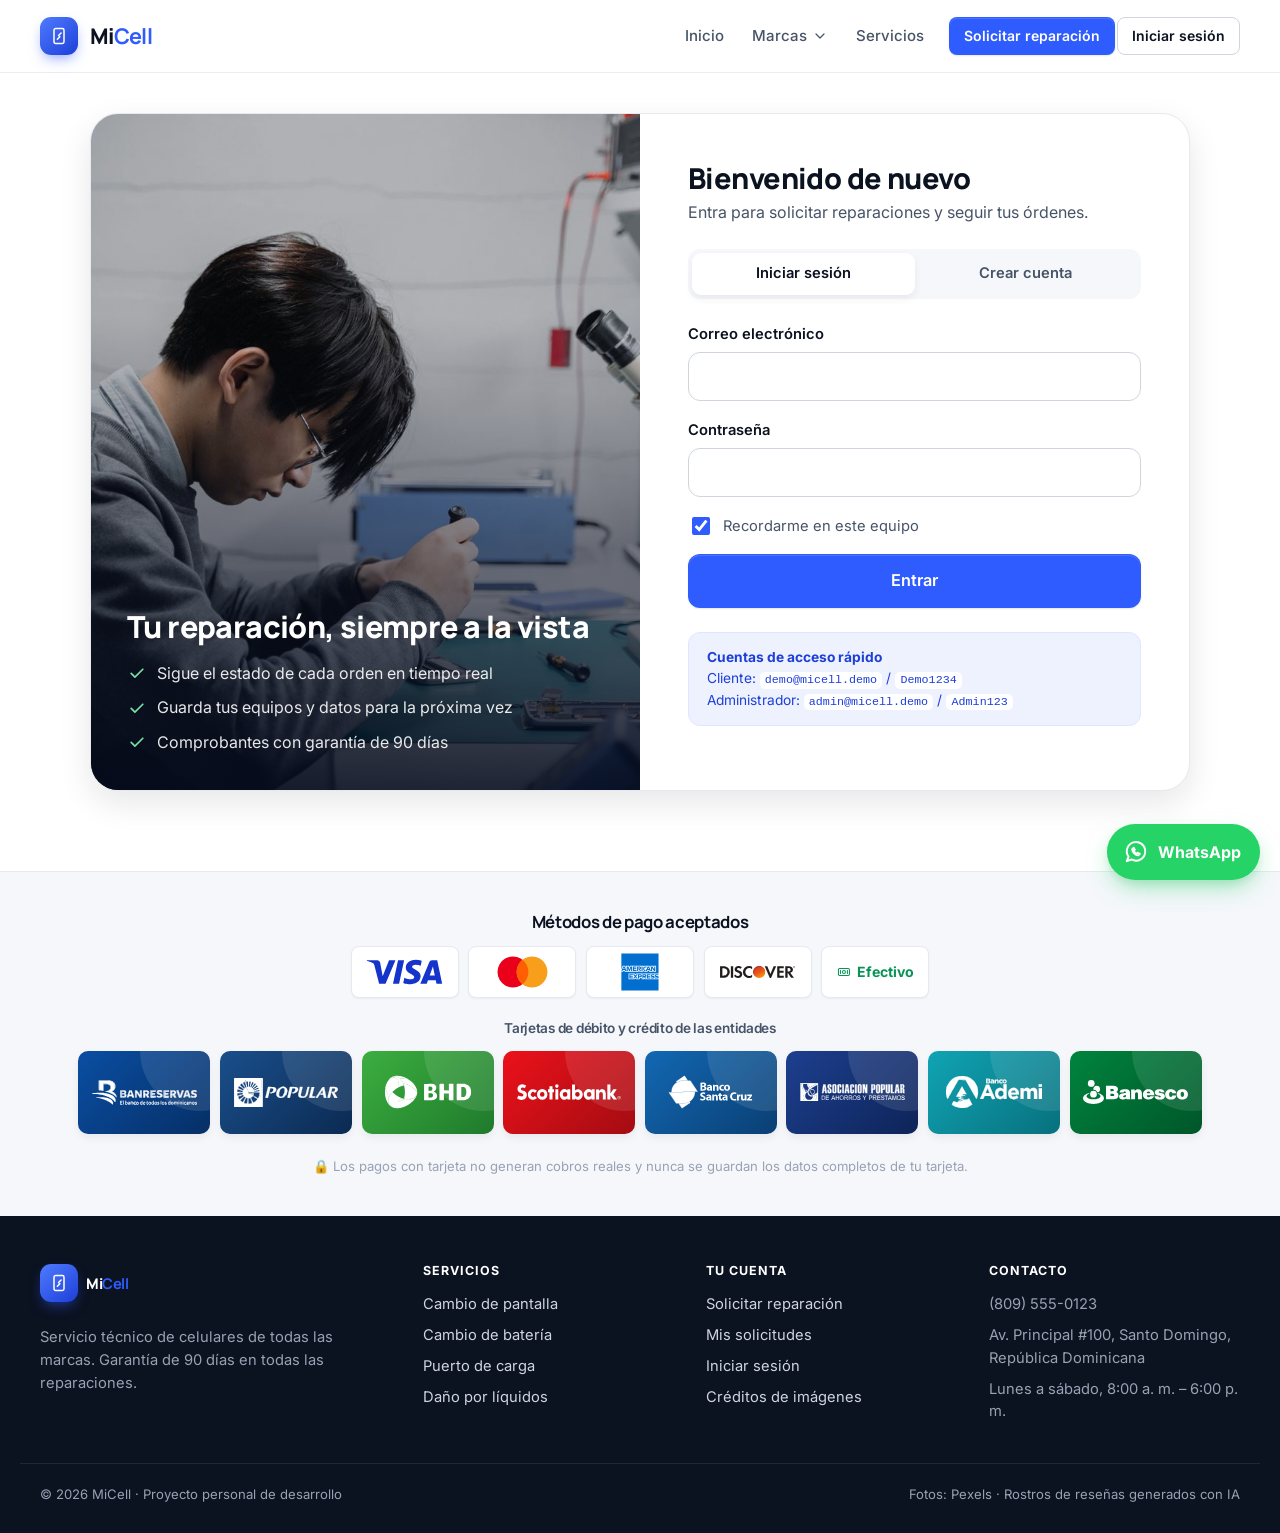
<file: index.html>
<!doctype html>
<html lang="es">
<head>
  <meta charset="utf-8">
  <meta name="viewport" content="width=device-width, initial-scale=1, viewport-fit=cover">
  <title>MiCell – Servicio técnico de celulares</title>
  <meta name="description" content="Solicita en línea la reparación de tu celular: pantallas, baterías, puertos de carga, cámaras, software y más para 36 marcas. Garantía de 90 días.">
  <meta name="theme-color" content="#ffffff">
  <link rel="preconnect" href="https://fonts.googleapis.com">
  <link rel="preconnect" href="https://fonts.gstatic.com" crossorigin>
  <link href="https://fonts.googleapis.com/css2?family=Inter:wght@400;500;600;700&family=Manrope:wght@600;700;800&display=swap" rel="stylesheet">
  <link rel="stylesheet" href="css/estilos.css">
  <script src="js/guardia.js"></script>
  <script src="js/aviso-archivo.js"></script>
  <script type="module" src="js/paginas/inicio.js"></script>
</head>
<body>
  <header id="encabezado"></header>

  <main>
    <!-- Carrusel principal -->
    <section class="carrusel" aria-roledescription="carrusel" aria-label="Destacados">
      <div class="carrusel__ventana" id="carrusel"></div>
    </section>

    <div class="contenedor">
      <div class="confianza" id="confianza"></div>
    </div>

    <!-- Problemas -->
    <section class="seccion contenedor" aria-labelledby="titulo-problemas">
      <div class="seccion__cabecera revelar">
        <div>
          <span class="seccion__antetitulo">Diagnóstico rápido</span>
          <h2 class="seccion__titulo" id="titulo-problemas">¿Qué le pasa a tu teléfono?</h2>
          <p class="seccion__bajada">Elige el problema y te llevamos directo a los servicios que lo resuelven.</p>
        </div>
        <a class="enlace-flecha" href="solicitud.html" id="enlace-todos-servicios">Ver todos los servicios</a>
      </div>
      <div class="problemas" id="problemas"></div>
    </section>

    <!-- Servicios con foto -->
    <section class="seccion contenedor" aria-labelledby="titulo-servicios" id="servicios">
      <div class="seccion__cabecera revelar">
        <div>
          <span class="seccion__antetitulo">Servicios</span>
          <h2 class="seccion__titulo" id="titulo-servicios">Todo lo que le podemos hacer a tu equipo</h2>
          <p class="seccion__bajada">Precios estimados que se ajustan a tu modelo. Sabes cuánto pagas antes de confirmar.</p>
        </div>
      </div>
      <div class="servicios" id="rejilla-servicios"></div>
    </section>

    <!-- Equipos destacados -->
    <section class="seccion--gris" aria-labelledby="titulo-equipos">
      <div class="contenedor">
        <div class="seccion__cabecera revelar">
          <div>
            <span class="seccion__antetitulo">Equipos</span>
            <h2 class="seccion__titulo" id="titulo-equipos">Expertos en los teléfonos que más usas</h2>
            <p class="seccion__bajada">Más de <strong id="dato-modelos">1,100</strong> modelos de <strong id="dato-marcas">36</strong> marcas, desde el más nuevo hasta el que ya no se fabrica.</p>
          </div>
        </div>
        <div class="equipos" id="equipos"></div>
      </div>
    </section>

    <!-- Cómo funciona -->
    <section class="seccion contenedor" aria-labelledby="titulo-pasos">
      <div class="seccion__cabecera seccion__cabecera--centro revelar">
        <span class="seccion__antetitulo">Así de fácil</span>
        <h2 class="seccion__titulo" id="titulo-pasos">Tu reparación en cuatro pasos</h2>
      </div>
      <div class="pasos revelar">
        <div class="paso-info"><h3>Elige tu equipo</h3><p>Búscalo por su nombre comercial, como “Galaxy S23” o “iPhone 14”. Si no aparece, lo escribes.</p></div>
        <div class="paso-info"><h3>Cuéntanos qué pasó</h3><p>Marca los servicios y describe el problema con tus palabras. Llega directo a nuestros técnicos.</p></div>
        <div class="paso-info"><h3>Agenda y paga</h3><p>Lo traes o lo recogemos a domicilio. Paga con tarjeta o en efectivo al recogerlo.</p></div>
        <div class="paso-info"><h3>Sigue tu orden</h3><p>Recibe tu número de orden y mira cada avance en “Mis solicitudes”.</p></div>
      </div>
    </section>

    <!-- Reseñas -->
    <section class="seccion contenedor" aria-labelledby="titulo-resenas">
      <div class="seccion__cabecera revelar">
        <div>
          <span class="seccion__antetitulo">Experiencias</span>
          <h2 class="seccion__titulo" id="titulo-resenas">Lo que dicen nuestros clientes</h2>
          <div class="resenas__resumen" id="resenas-resumen" style="margin-top:1rem"></div>
        </div>
        <div class="resenas__navegacion">
          <button type="button" class="boton-circular" id="resenas-anterior" aria-label="Reseñas anteriores"></button>
          <button type="button" class="boton-circular" id="resenas-siguiente" aria-label="Más reseñas"></button>
        </div>
      </div>
      <div class="resenas__pista" id="resenas" tabindex="0" aria-label="Reseñas de clientes"></div>
    </section>

    <!-- Marcas -->
    <section class="seccion contenedor" aria-labelledby="titulo-marcas">
      <div class="seccion__cabecera revelar">
        <div>
          <span class="seccion__antetitulo">Marcas</span>
          <h2 class="seccion__titulo" id="titulo-marcas">Reparamos todas estas marcas</h2>
          <p class="seccion__bajada">¿No ves la tuya? Igual la reparamos: escribe el modelo al hacer la solicitud.</p>
        </div>
      </div>
      <div class="rejilla-marcas revelar" id="rejilla-marcas"></div>
    </section>

    <!-- Llamada final -->
    <section class="seccion contenedor">
      <div class="banda-cta revelar">
        <div>
          <h2>¿Listo para dejar tu celular como nuevo?</h2>
          <p>Haz tu solicitud en menos de tres minutos o escríbenos por WhatsApp y te asesoramos sin compromiso.</p>
          <div class="banda-cta__acciones" id="cta-acciones"></div>
        </div>
        <div class="banda-cta__imagen">
          <img src="assets/img/servicios/portada-02.jpg" alt="Técnico reparando un teléfono con microscopio" loading="lazy" width="1400" height="934">
        </div>
      </div>
    </section>
  </main>

  <footer id="pie"></footer>
</body>
</html>
</file>
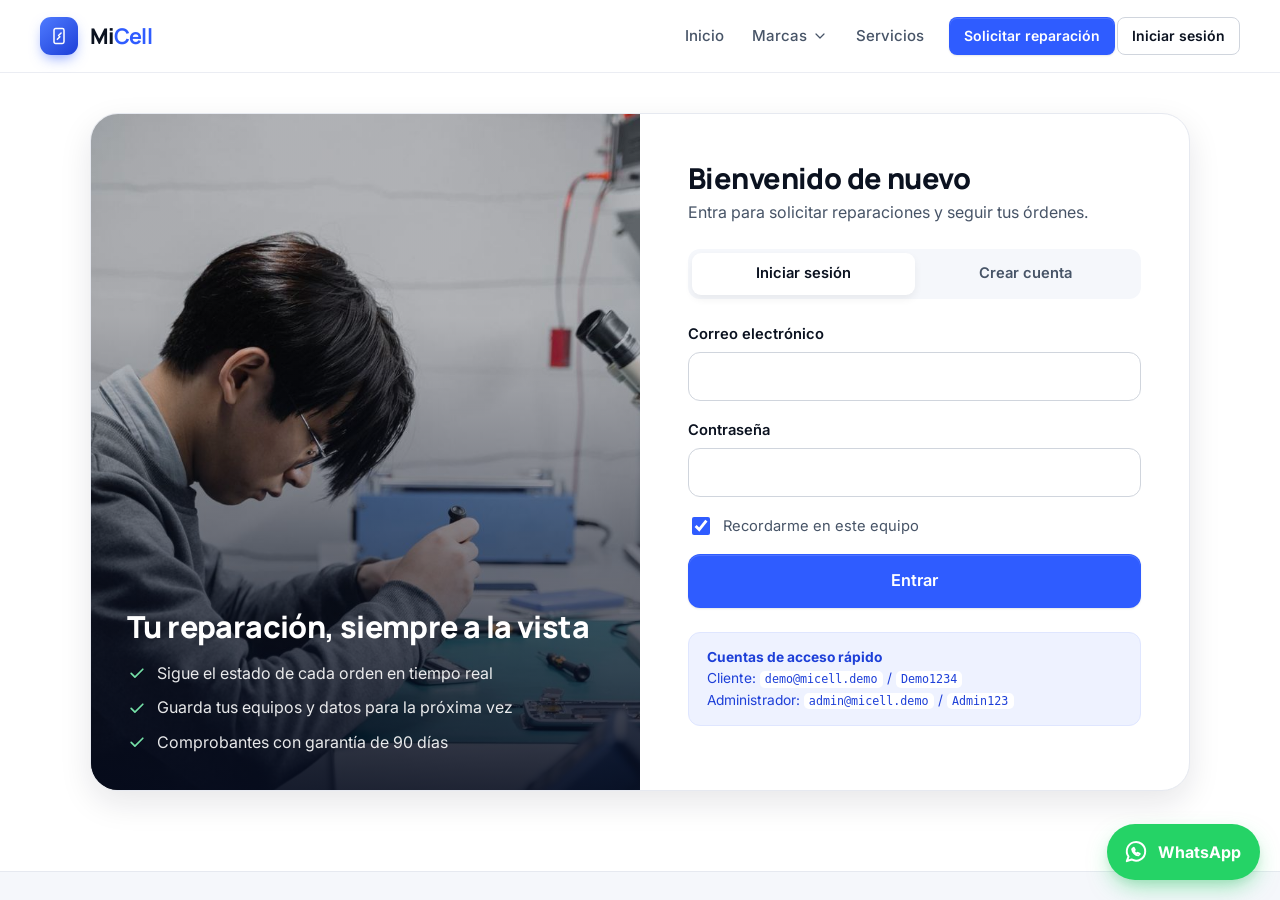
<file: admin.html>
<!doctype html>
<html lang="es">
<head>
  <meta charset="utf-8">
  <meta name="viewport" content="width=device-width, initial-scale=1, viewport-fit=cover">
  <title>Administración – MiCell</title>
  <link rel="preconnect" href="https://fonts.googleapis.com">
  <link rel="preconnect" href="https://fonts.gstatic.com" crossorigin>
  <link href="https://fonts.googleapis.com/css2?family=Inter:wght@400;500;600;700&family=Manrope:wght@600;700;800&display=swap" rel="stylesheet">
  <link rel="stylesheet" href="css/estilos.css">
  <script src="js/aviso-archivo.js"></script>
  <script type="module" src="js/paginas/admin.js"></script>
</head>
<body>
  <header id="encabezado"></header>

  <main class="contenedor">
    <div class="pagina-titulo">
      <h1>Panel de administración</h1>
      <p>Todas las órdenes recibidas. Cambia el estado para que el cliente lo vea en “Mis solicitudes”.</p>
    </div>

    <div class="estadisticas" id="estadisticas"></div>

    <div class="filtros">
      <label class="solo-lectores" for="buscar">Buscar</label>
      <input class="campo" type="search" id="buscar" placeholder="Buscar por orden, cliente o equipo">
      <label class="solo-lectores" for="filtro-estado">Filtrar por estado</label>
      <select class="campo" id="filtro-estado">
        <option value="">Todos los estados</option>
      </select>
    </div>

    <div class="tarjeta tabla-envoltura" style="padding:0">
      <table class="tabla">
        <thead>
          <tr><th>Orden</th><th>Cliente</th><th>Equipo</th><th>Entrega</th><th>Pago</th><th class="numero">Total</th><th>Estado</th><th></th></tr>
        </thead>
        <tbody id="tabla-ordenes"></tbody>
      </table>
    </div>
  </main>

  <footer id="pie"></footer>
</body>
</html>
</file>
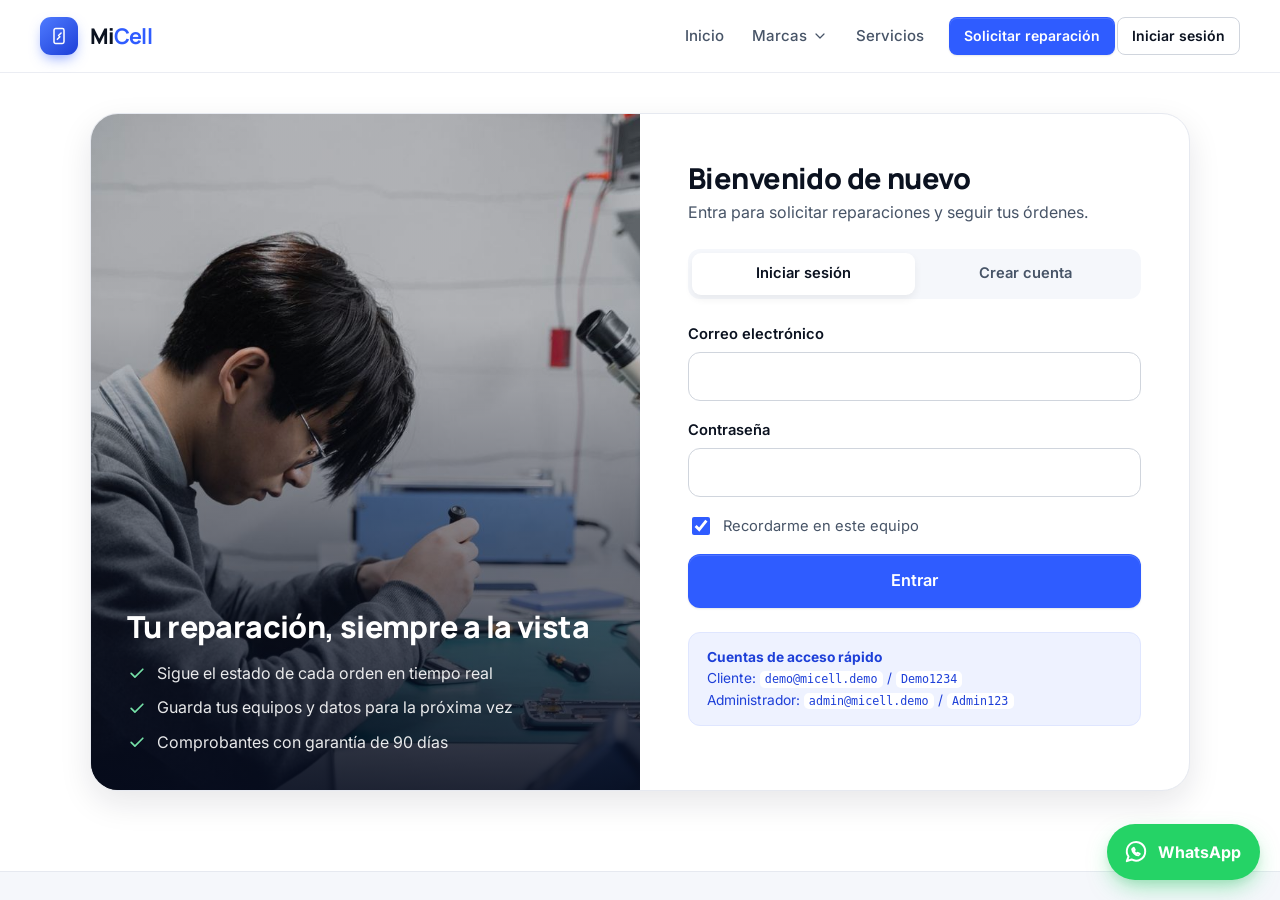
<file: comprobante.html>
<!doctype html>
<html lang="es">
<head>
  <meta charset="utf-8">
  <meta name="viewport" content="width=device-width, initial-scale=1, viewport-fit=cover">
  <title>Comprobante de orden – MiCell</title>
  <link rel="preconnect" href="https://fonts.googleapis.com">
  <link rel="preconnect" href="https://fonts.gstatic.com" crossorigin>
  <link href="https://fonts.googleapis.com/css2?family=Inter:wght@400;500;600;700&family=Manrope:wght@600;700;800&display=swap" rel="stylesheet">
  <link rel="stylesheet" href="css/estilos.css">
  <script src="js/aviso-archivo.js"></script>
  <script type="module" src="js/paginas/comprobante.js"></script>
</head>
<body>
  <header id="encabezado"></header>

  <main class="contenedor">
    <div class="comprobante" id="comprobante"></div>
  </main>

  <footer id="pie"></footer>
</body>
</html>
</file>
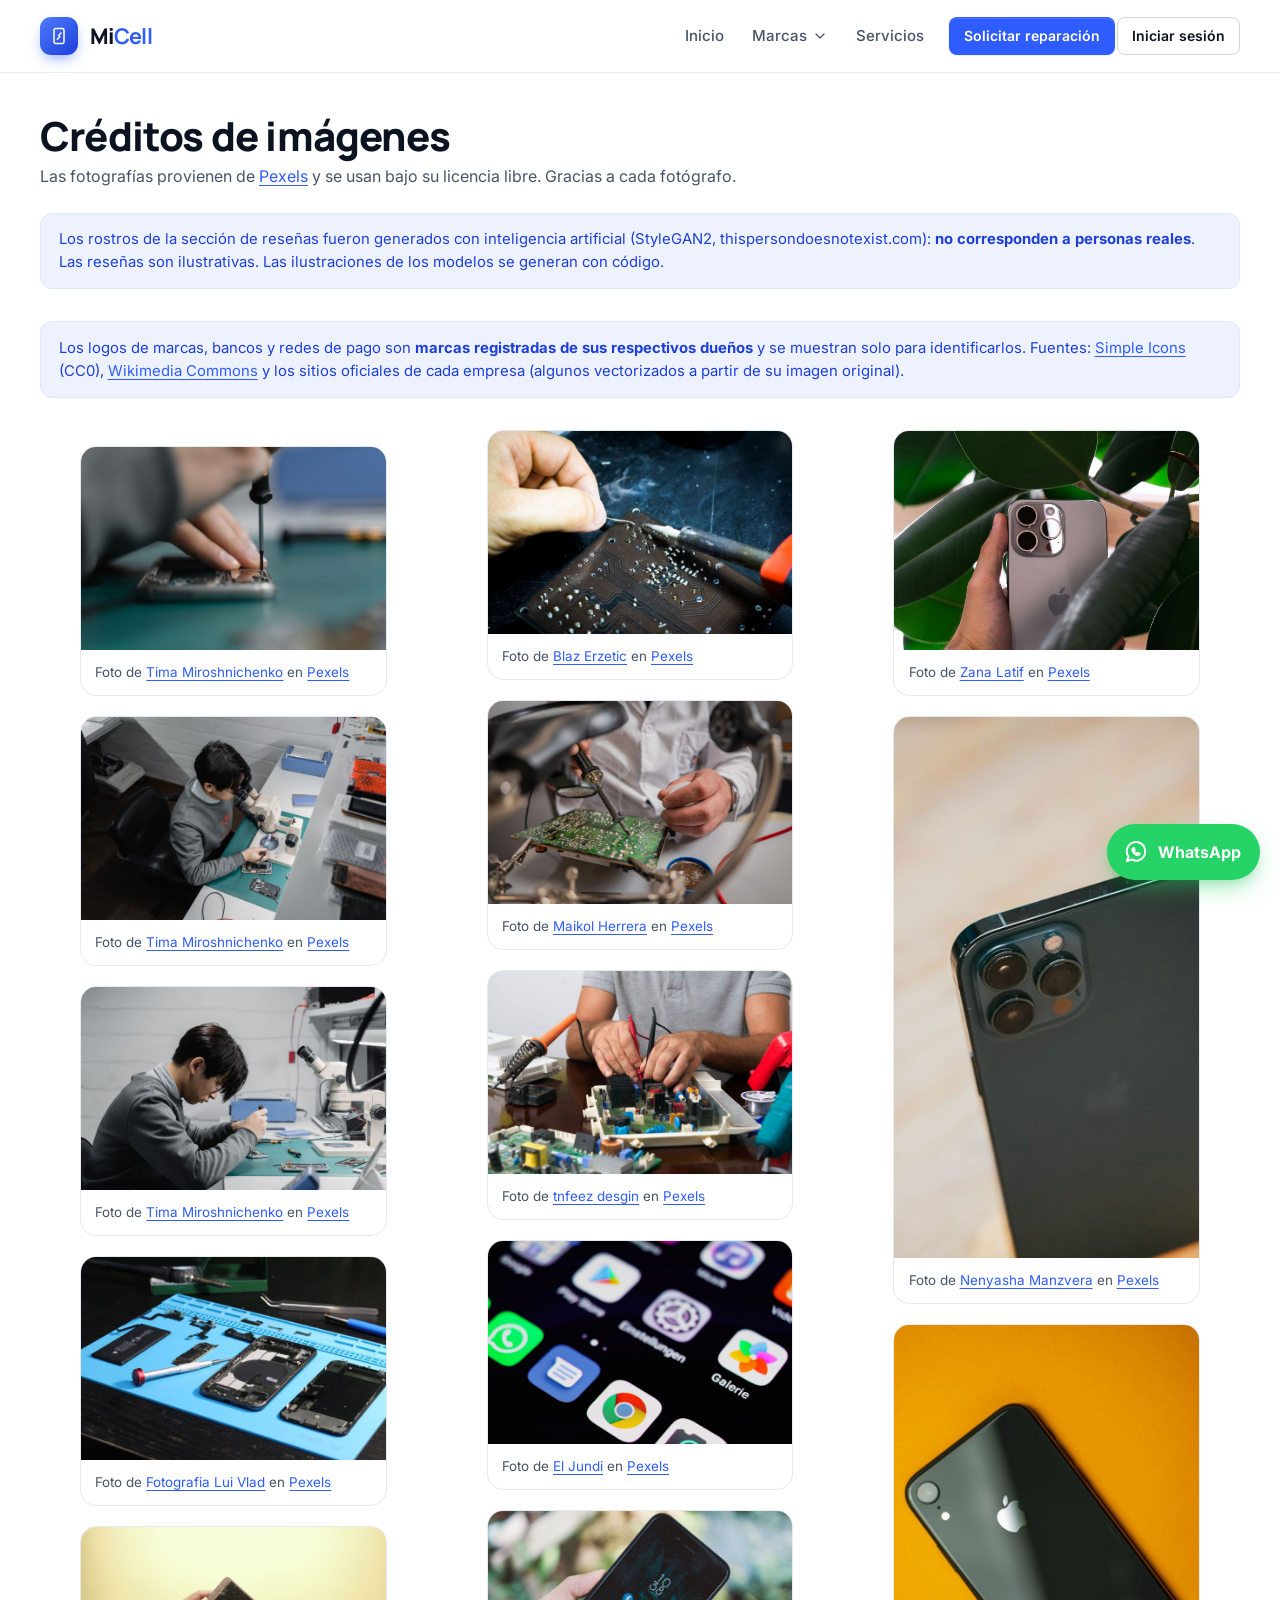
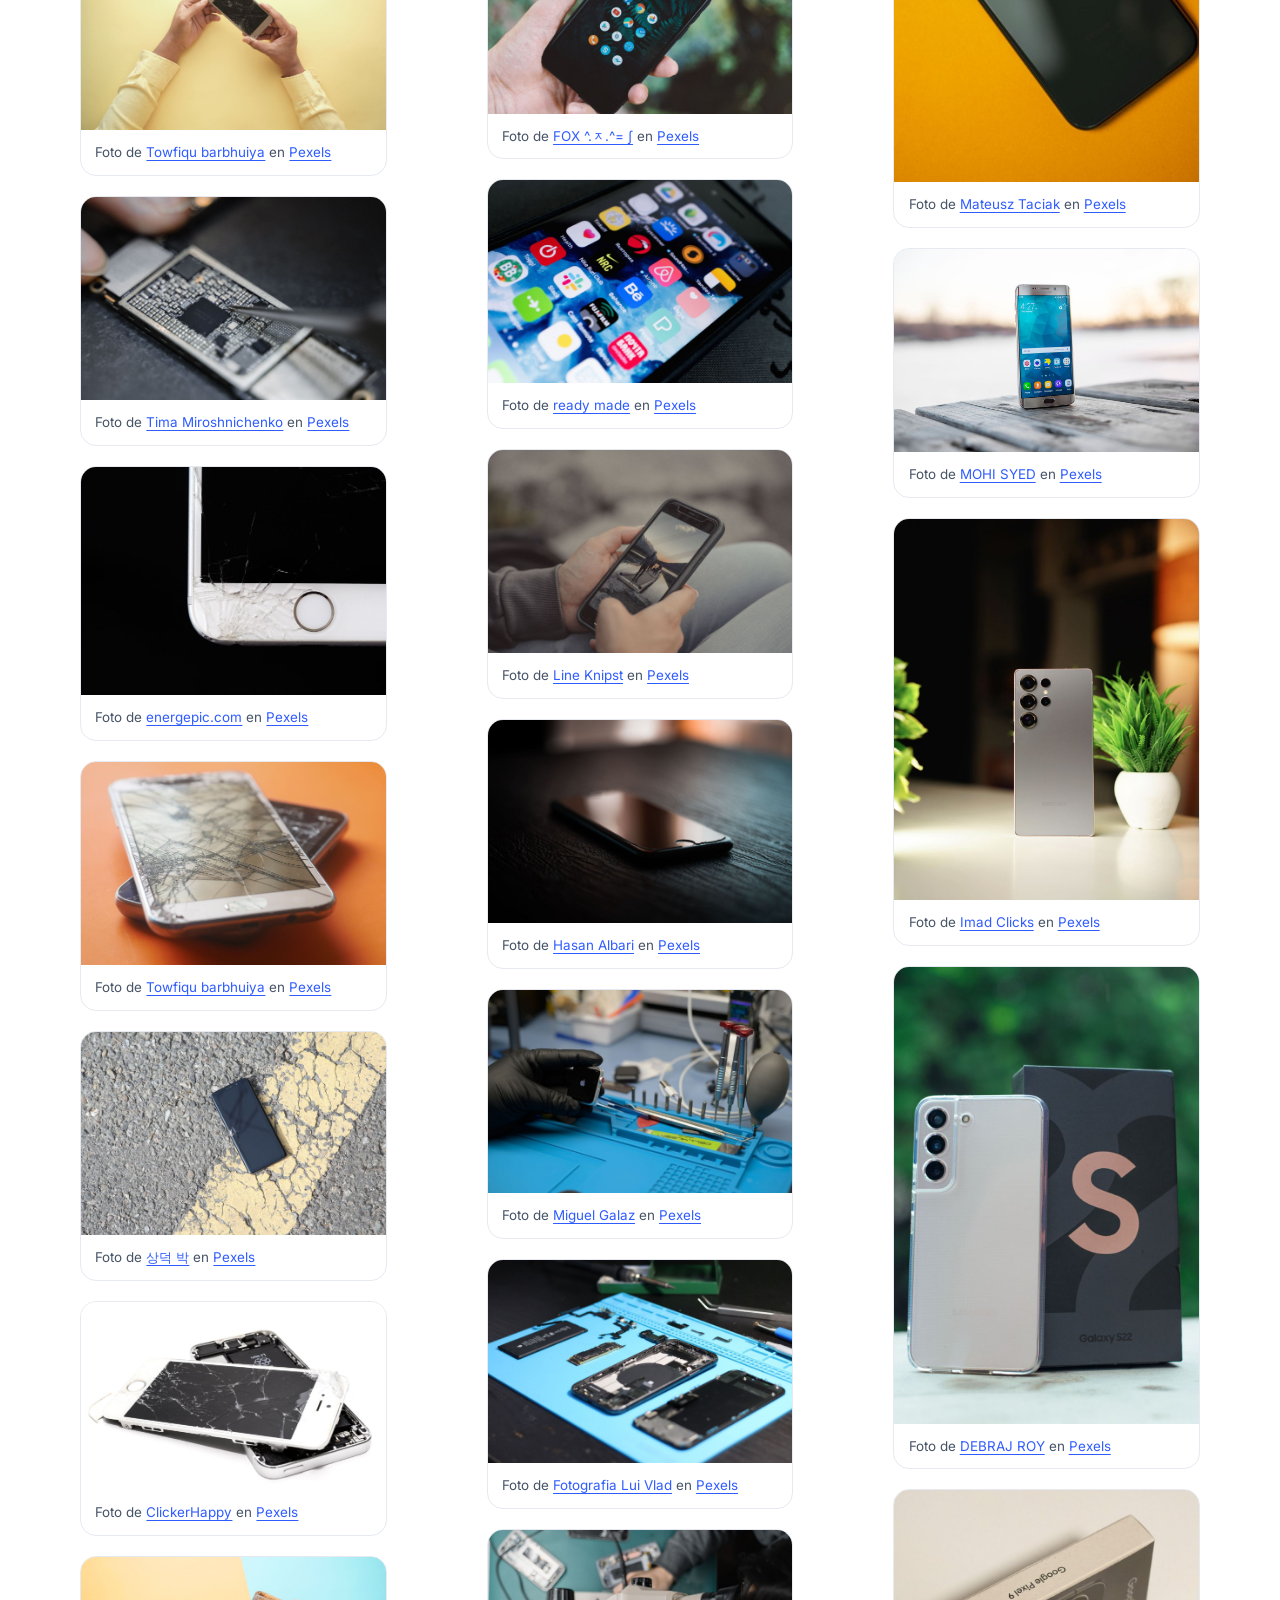
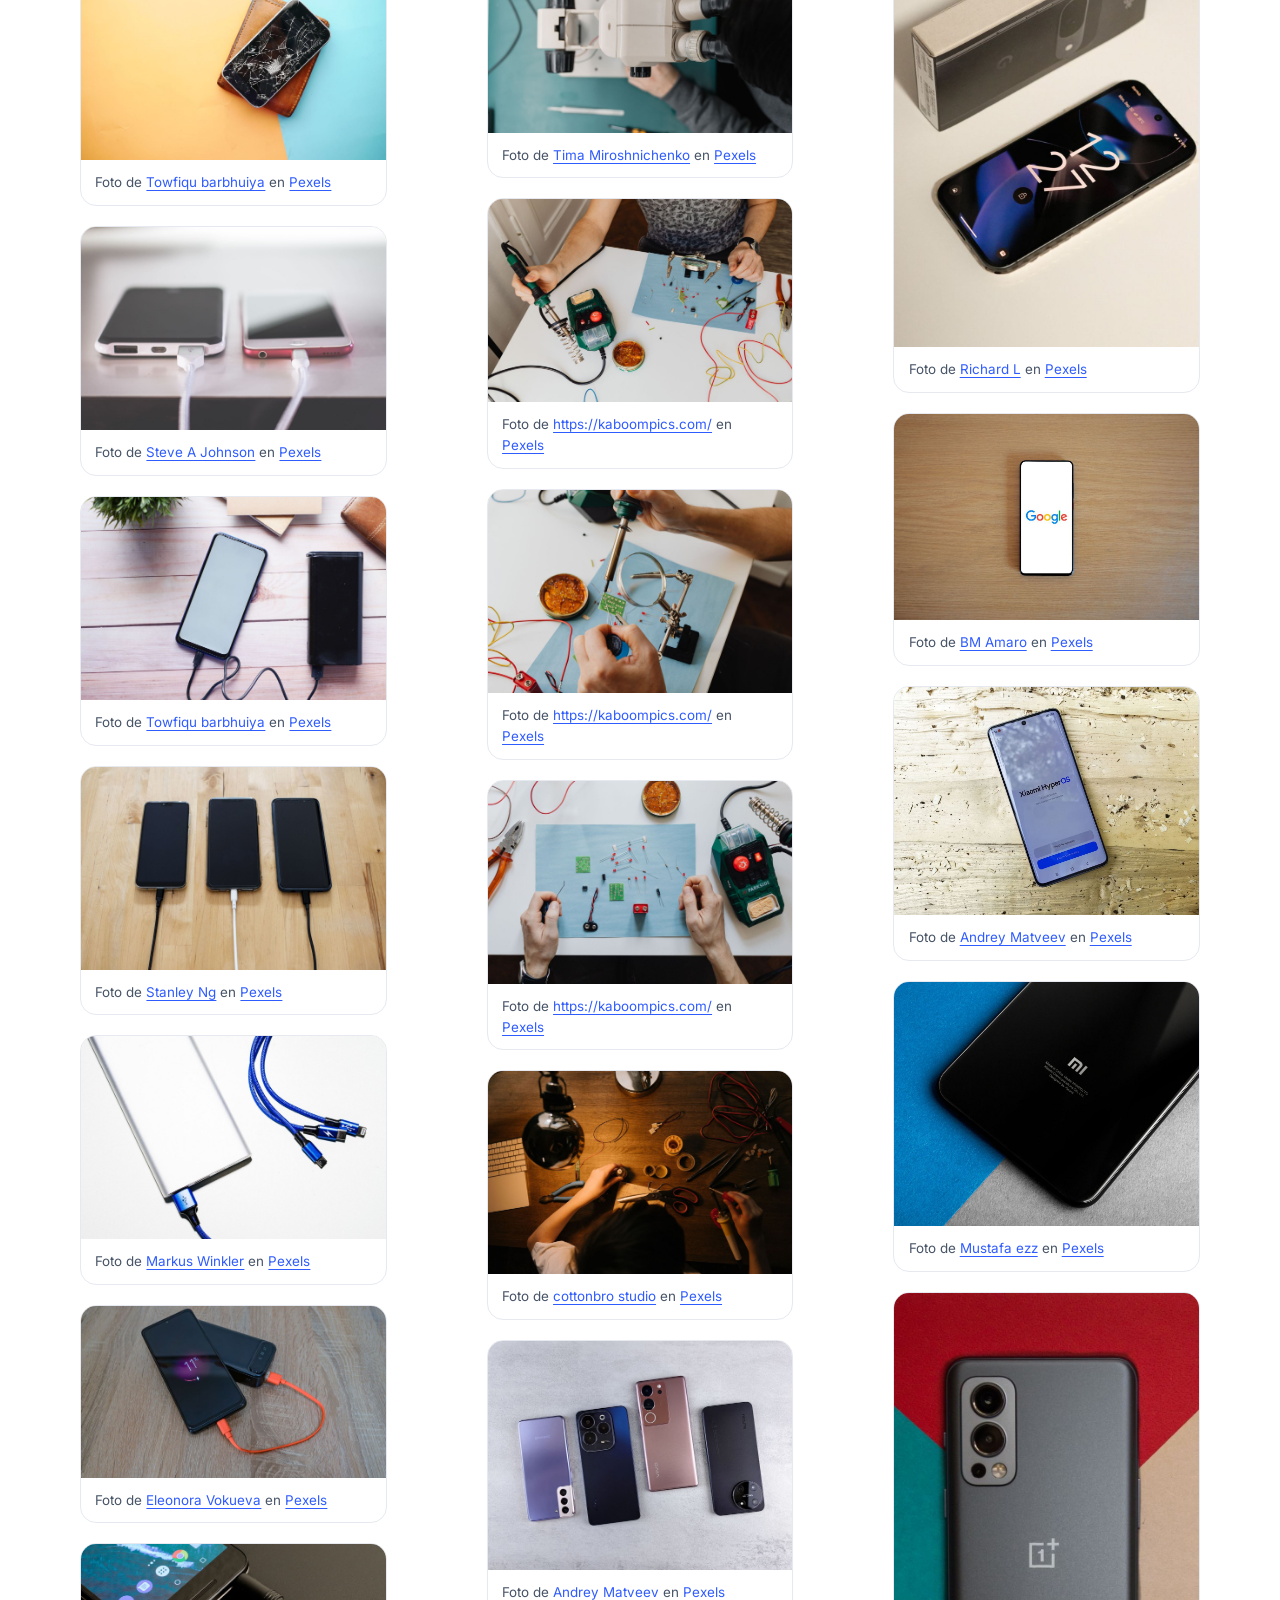
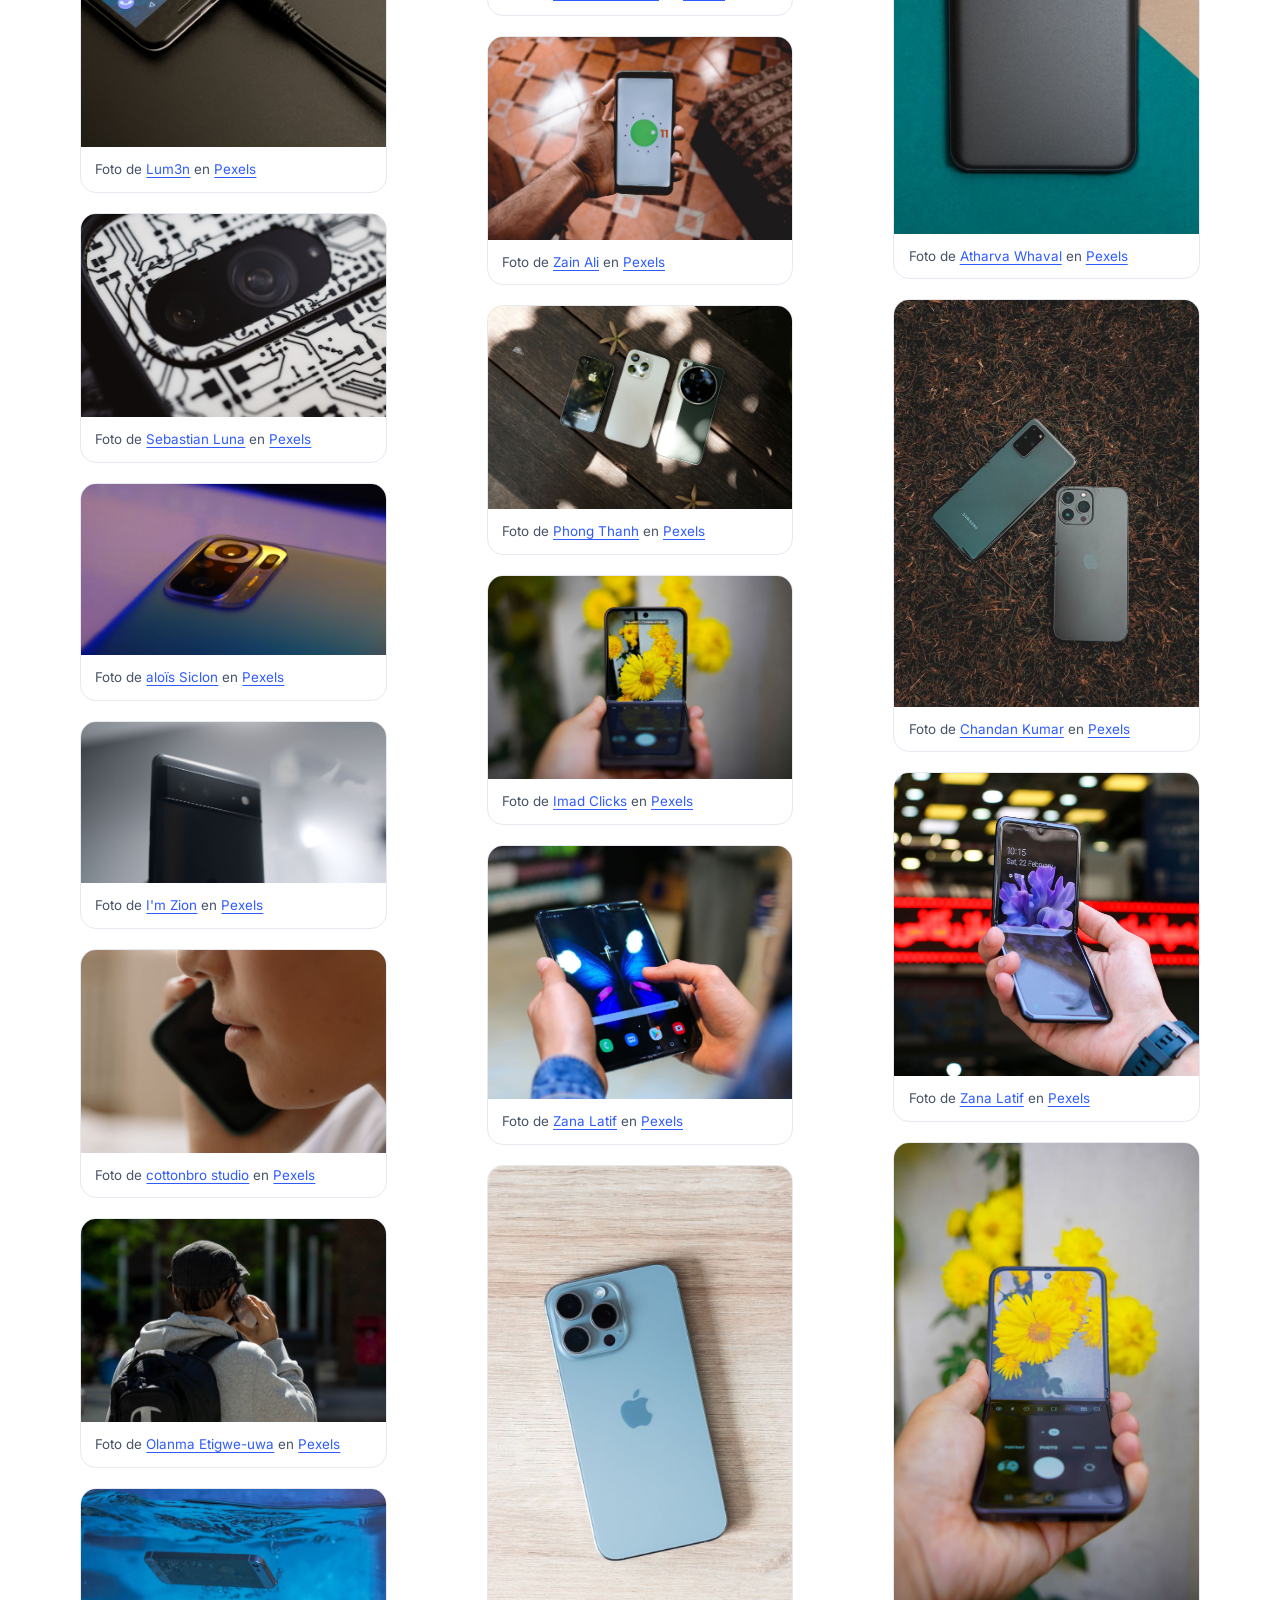
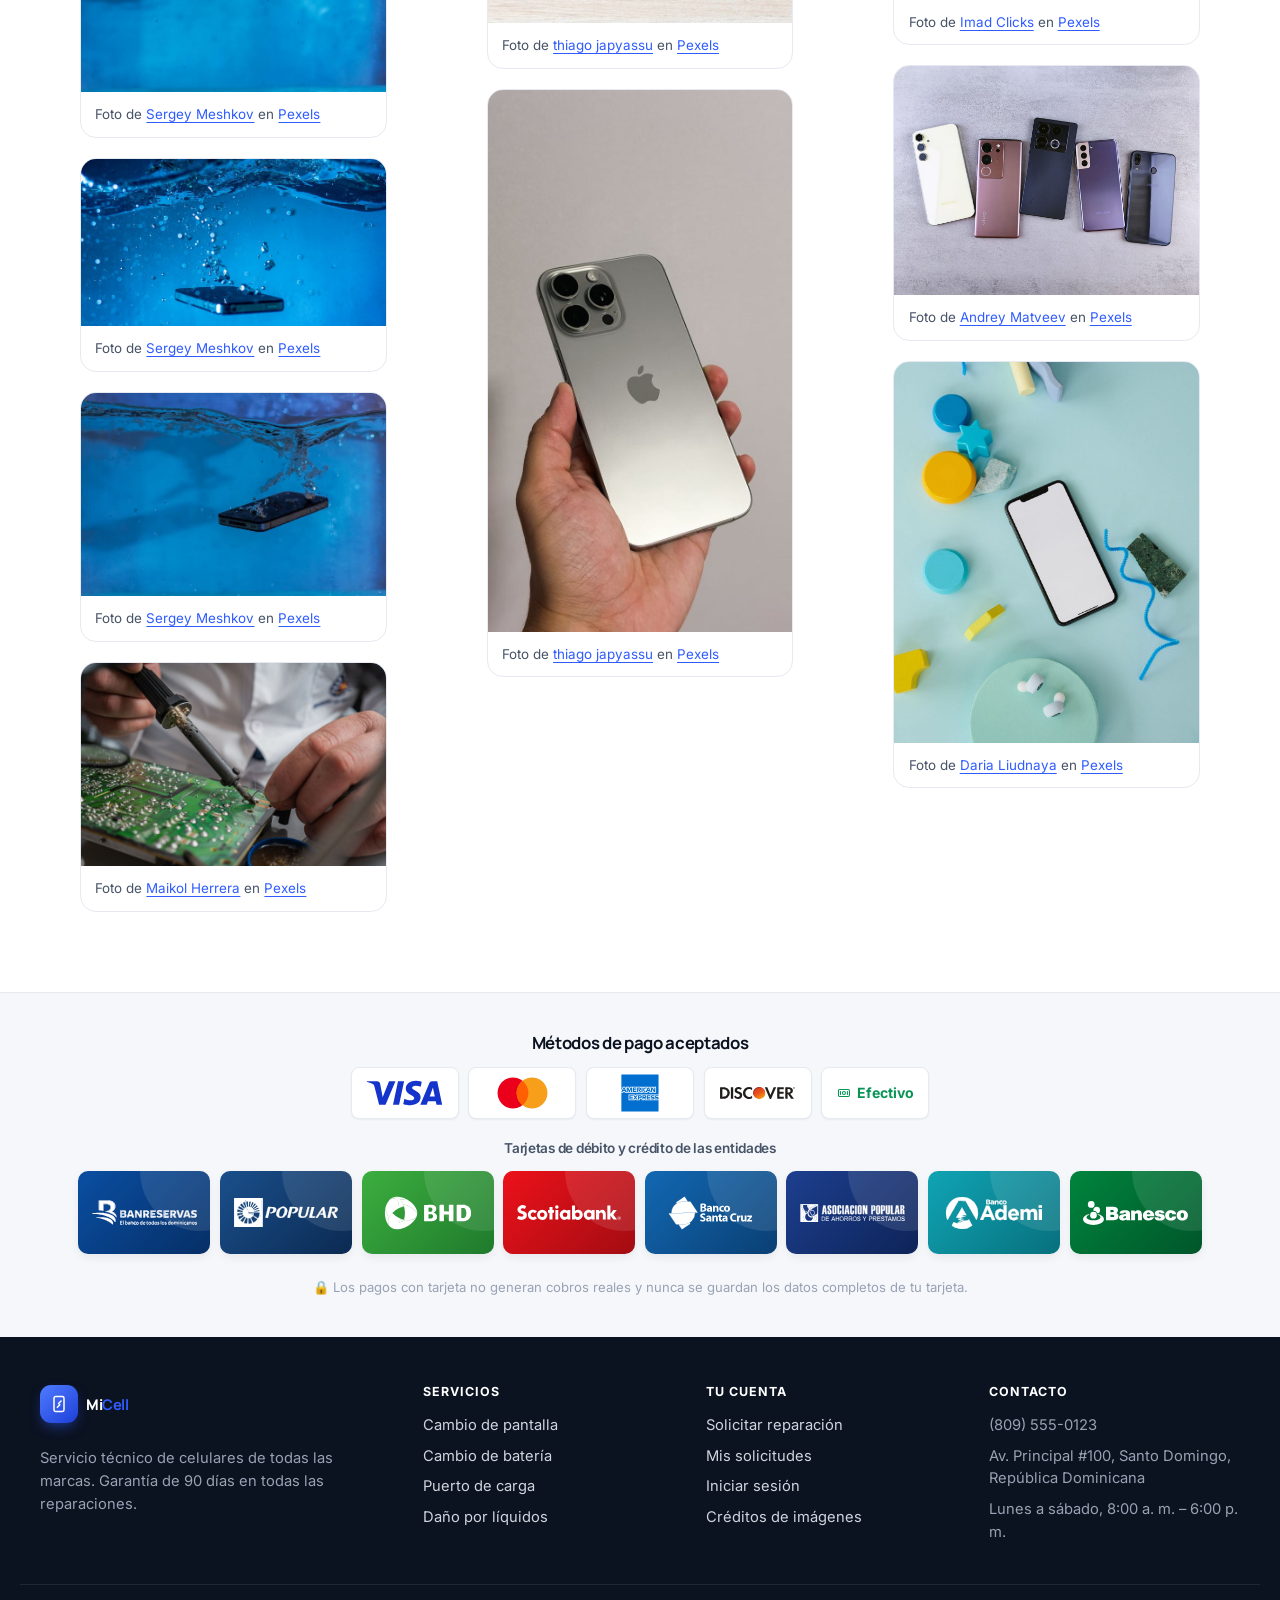
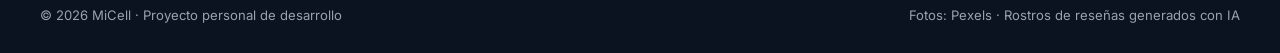
<file: creditos.html>
<!doctype html>
<html lang="es">
<head>
  <meta charset="utf-8">
  <meta name="viewport" content="width=device-width, initial-scale=1, viewport-fit=cover">
  <title>Créditos de imágenes – MiCell</title>
  <link rel="preconnect" href="https://fonts.googleapis.com">
  <link rel="preconnect" href="https://fonts.gstatic.com" crossorigin>
  <link href="https://fonts.googleapis.com/css2?family=Inter:wght@400;500;600;700&family=Manrope:wght@600;700;800&display=swap" rel="stylesheet">
  <link rel="stylesheet" href="css/estilos.css">
  <script src="js/aviso-archivo.js"></script>
  <script type="module" src="js/paginas/creditos.js"></script>
</head>
<body>
  <header id="encabezado"></header>

  <main class="contenedor">
    <div class="pagina-titulo">
      <h1>Créditos de imágenes</h1>
      <p>Las fotografías provienen de <a href="https://www.pexels.com" target="_blank" rel="noopener">Pexels</a> y se usan bajo su licencia libre. Gracias a cada fotógrafo.</p>
    </div>

    <div class="alerta" style="margin-bottom:2rem">
      <span>Los rostros de la sección de reseñas fueron generados con inteligencia artificial (StyleGAN2, thispersondoesnotexist.com): <strong>no corresponden a personas reales</strong>. Las reseñas son ilustrativas. Las ilustraciones de los modelos se generan con código.</span>
    </div>

    <div class="alerta" style="margin-bottom:2rem">
      <span>Los logos de marcas, bancos y redes de pago son <strong>marcas registradas de sus respectivos dueños</strong> y se muestran solo para identificarlos. Fuentes: <a href="https://simpleicons.org" target="_blank" rel="noopener">Simple Icons</a> (CC0), <a href="https://commons.wikimedia.org" target="_blank" rel="noopener">Wikimedia Commons</a> y los sitios oficiales de cada empresa (algunos vectorizados a partir de su imagen original).</span>
    </div>

    <div class="creditos" id="creditos"></div>
  </main>

  <footer id="pie"></footer>
</body>
</html>
</file>
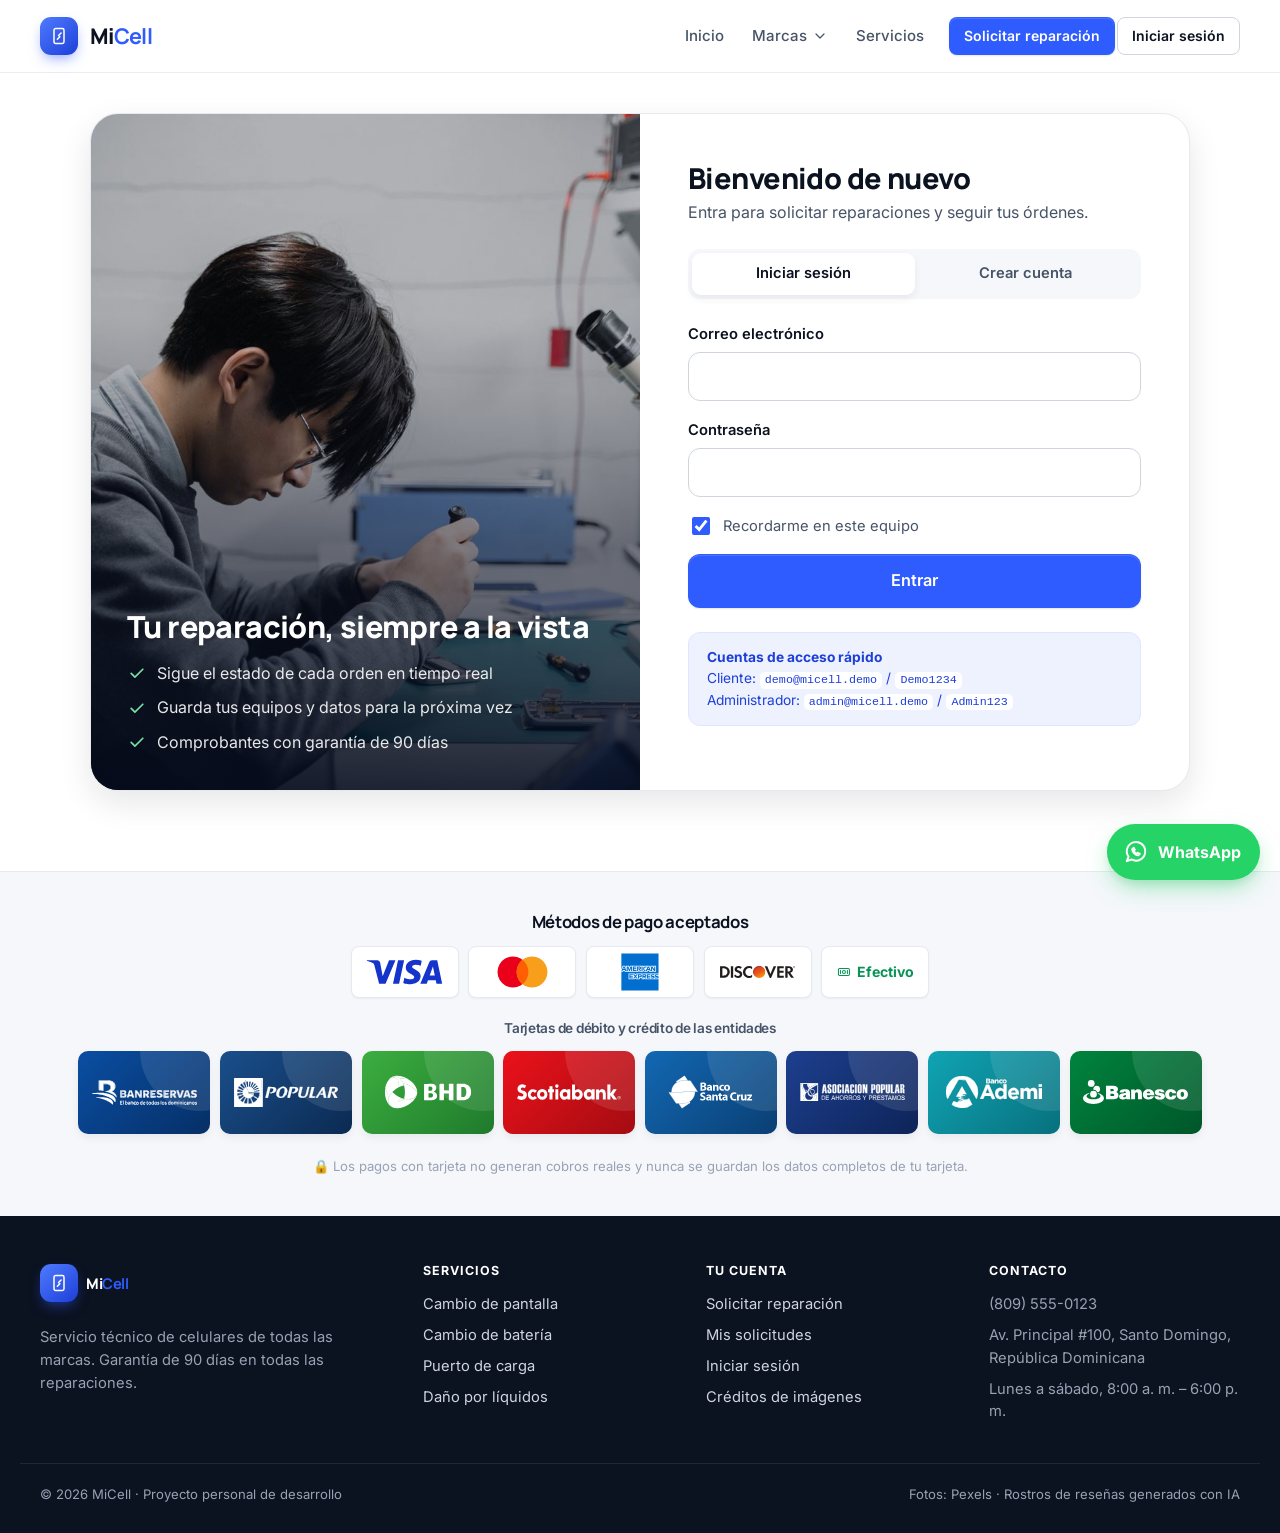
<file: login.html>
<!doctype html>
<html lang="es">
<head>
  <meta charset="utf-8">
  <meta name="viewport" content="width=device-width, initial-scale=1, viewport-fit=cover">
  <title>Iniciar sesión – MiCell</title>
  <link rel="preconnect" href="https://fonts.googleapis.com">
  <link rel="preconnect" href="https://fonts.gstatic.com" crossorigin>
  <link href="https://fonts.googleapis.com/css2?family=Inter:wght@400;500;600;700&family=Manrope:wght@600;700;800&display=swap" rel="stylesheet">
  <link rel="stylesheet" href="css/estilos.css">
  <script src="js/aviso-archivo.js"></script>
  <script type="module" src="js/paginas/login.js"></script>
</head>
<body>
  <header id="encabezado"></header>

  <main class="contenedor">
    <div class="acceso-pagina">
     <div class="acceso-pagina__imagen">
      <img src="assets/img/servicios/portada-03.jpg" alt="Técnico reparando un teléfono en su mesa de trabajo" width="1400" height="934">
      <div class="acceso-pagina__texto">
        <h2>Tu reparación, siempre a la vista</h2>
        <ul>
          <li><svg viewBox="0 0 24 24" fill="none" stroke="currentColor" stroke-width="2" stroke-linecap="round" stroke-linejoin="round" aria-hidden="true"><path d="m5 12.5 4.5 4.5L19 7.5"/></svg>Sigue el estado de cada orden en tiempo real</li>
          <li><svg viewBox="0 0 24 24" fill="none" stroke="currentColor" stroke-width="2" stroke-linecap="round" stroke-linejoin="round" aria-hidden="true"><path d="m5 12.5 4.5 4.5L19 7.5"/></svg>Guarda tus equipos y datos para la próxima vez</li>
          <li><svg viewBox="0 0 24 24" fill="none" stroke="currentColor" stroke-width="2" stroke-linecap="round" stroke-linejoin="round" aria-hidden="true"><path d="m5 12.5 4.5 4.5L19 7.5"/></svg>Comprobantes con garantía de 90 días</li>
        </ul>
      </div>
     </div>
    <div class="acceso">
      <h1 id="acceso-titulo">Bienvenido de nuevo</h1>
      <p class="acceso__bajada" id="acceso-bajada">Entra para solicitar reparaciones y seguir tus órdenes.</p>
      <div class="pestanas" role="tablist">
        <button type="button" role="tab" id="tab-entrar" aria-selected="true" aria-controls="form-entrar">Iniciar sesión</button>
        <button type="button" role="tab" id="tab-registro" aria-selected="false" aria-controls="form-registro">Crear cuenta</button>
      </div>

      <div id="mensaje-volver" class="alerta oculto">Inicia sesión o crea una cuenta para continuar con tu solicitud. No perderás lo que ya elegiste.</div>

      <form id="form-entrar" role="tabpanel" aria-labelledby="tab-entrar" novalidate>
                <div class="grupo">
          <label for="entrar-email">Correo electrónico</label>
          <input class="campo" type="email" id="entrar-email" autocomplete="email" required>
        </div>
        <div class="grupo">
          <label for="entrar-password">Contraseña</label>
          <input class="campo" type="password" id="entrar-password" autocomplete="current-password" required>
        </div>
        <label class="casilla"><input type="checkbox" id="entrar-recordar" checked> Recordarme en este equipo</label>
        <p class="error-form alerta alerta--error oculto" role="alert"></p>
        <button class="boton boton--primario boton--bloque boton--grande" type="submit">Entrar</button>

        <div class="cuentas-demo alerta">
          <strong>Cuentas de acceso rápido</strong><br>
          Cliente: <code>demo@micell.demo</code> / <code>Demo1234</code><br>
          Administrador: <code>admin@micell.demo</code> / <code>Admin123</code>
        </div>
      </form>

      <form id="form-registro" role="tabpanel" aria-labelledby="tab-registro" class="oculto" novalidate>
        <div class="grupo">
          <label for="reg-nombre">Nombre completo</label>
          <input class="campo" type="text" id="reg-nombre" autocomplete="name" required>
          <span class="error"></span>
        </div>
        <div class="grupo">
          <label for="reg-email">Correo electrónico</label>
          <input class="campo" type="email" id="reg-email" autocomplete="email" required>
          <span class="error"></span>
        </div>
        <div class="grupo">
          <label for="reg-telefono">Teléfono</label>
          <input class="campo" type="tel" id="reg-telefono" autocomplete="tel" placeholder="809-555-0000" required>
          <span class="error"></span>
        </div>
        <div class="grupo">
          <label for="reg-password">Contraseña</label>
          <input class="campo" type="password" id="reg-password" autocomplete="new-password" required>
          <span class="ayuda">Mínimo 8 caracteres, con al menos una letra y un número.</span>
          <span class="error"></span>
        </div>
        <div class="grupo">
          <label for="reg-password2">Repite la contraseña</label>
          <input class="campo" type="password" id="reg-password2" autocomplete="new-password" required>
          <span class="error"></span>
        </div>
        <p class="error-form alerta alerta--error oculto" role="alert"></p>
        <button class="boton boton--primario boton--bloque" type="submit">Crear cuenta</button>
      </form>
    </div>
    </div>
  </main>

  <footer id="pie"></footer>
</body>
</html>
</file>
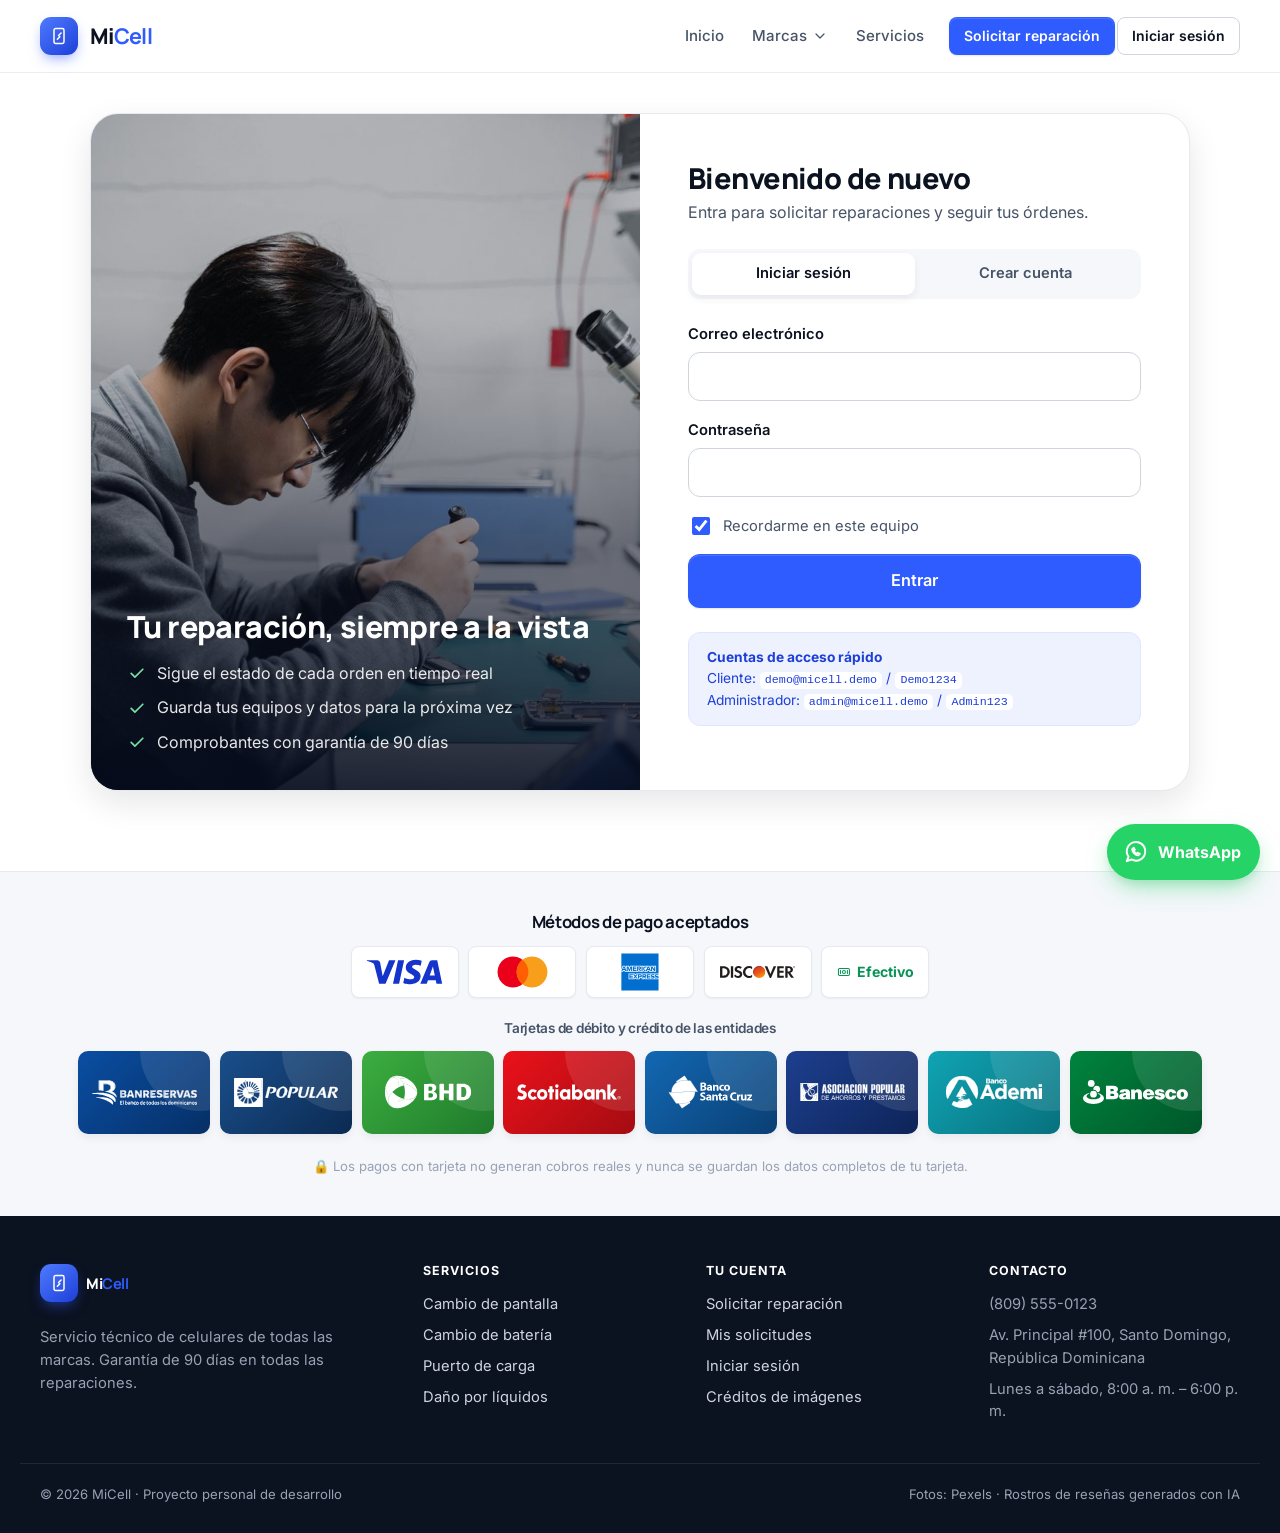
<file: mis-solicitudes.html>
<!doctype html>
<html lang="es">
<head>
  <meta charset="utf-8">
  <meta name="viewport" content="width=device-width, initial-scale=1, viewport-fit=cover">
  <title>Mis solicitudes – MiCell</title>
  <link rel="preconnect" href="https://fonts.googleapis.com">
  <link rel="preconnect" href="https://fonts.gstatic.com" crossorigin>
  <link href="https://fonts.googleapis.com/css2?family=Inter:wght@400;500;600;700&family=Manrope:wght@600;700;800&display=swap" rel="stylesheet">
  <link rel="stylesheet" href="css/estilos.css">
  <script src="js/aviso-archivo.js"></script>
  <script type="module" src="js/paginas/mis-solicitudes.js"></script>
</head>
<body>
  <header id="encabezado"></header>

  <main class="contenedor">
    <div class="pagina-titulo">
      <h1>Mis solicitudes</h1>
      <p>Consulta el estado de tus reparaciones.</p>
    </div>

    <div class="filtros">
      <label class="solo-lectores" for="filtro-estado">Filtrar por estado</label>
      <select class="campo" id="filtro-estado">
        <option value="">Todos los estados</option>
      </select>
      <a href="solicitud.html" class="boton boton--primario">+ Nueva solicitud</a>
    </div>

    <div class="lista-ordenes" id="lista-ordenes"></div>
  </main>

  <footer id="pie"></footer>
</body>
</html>
</file>
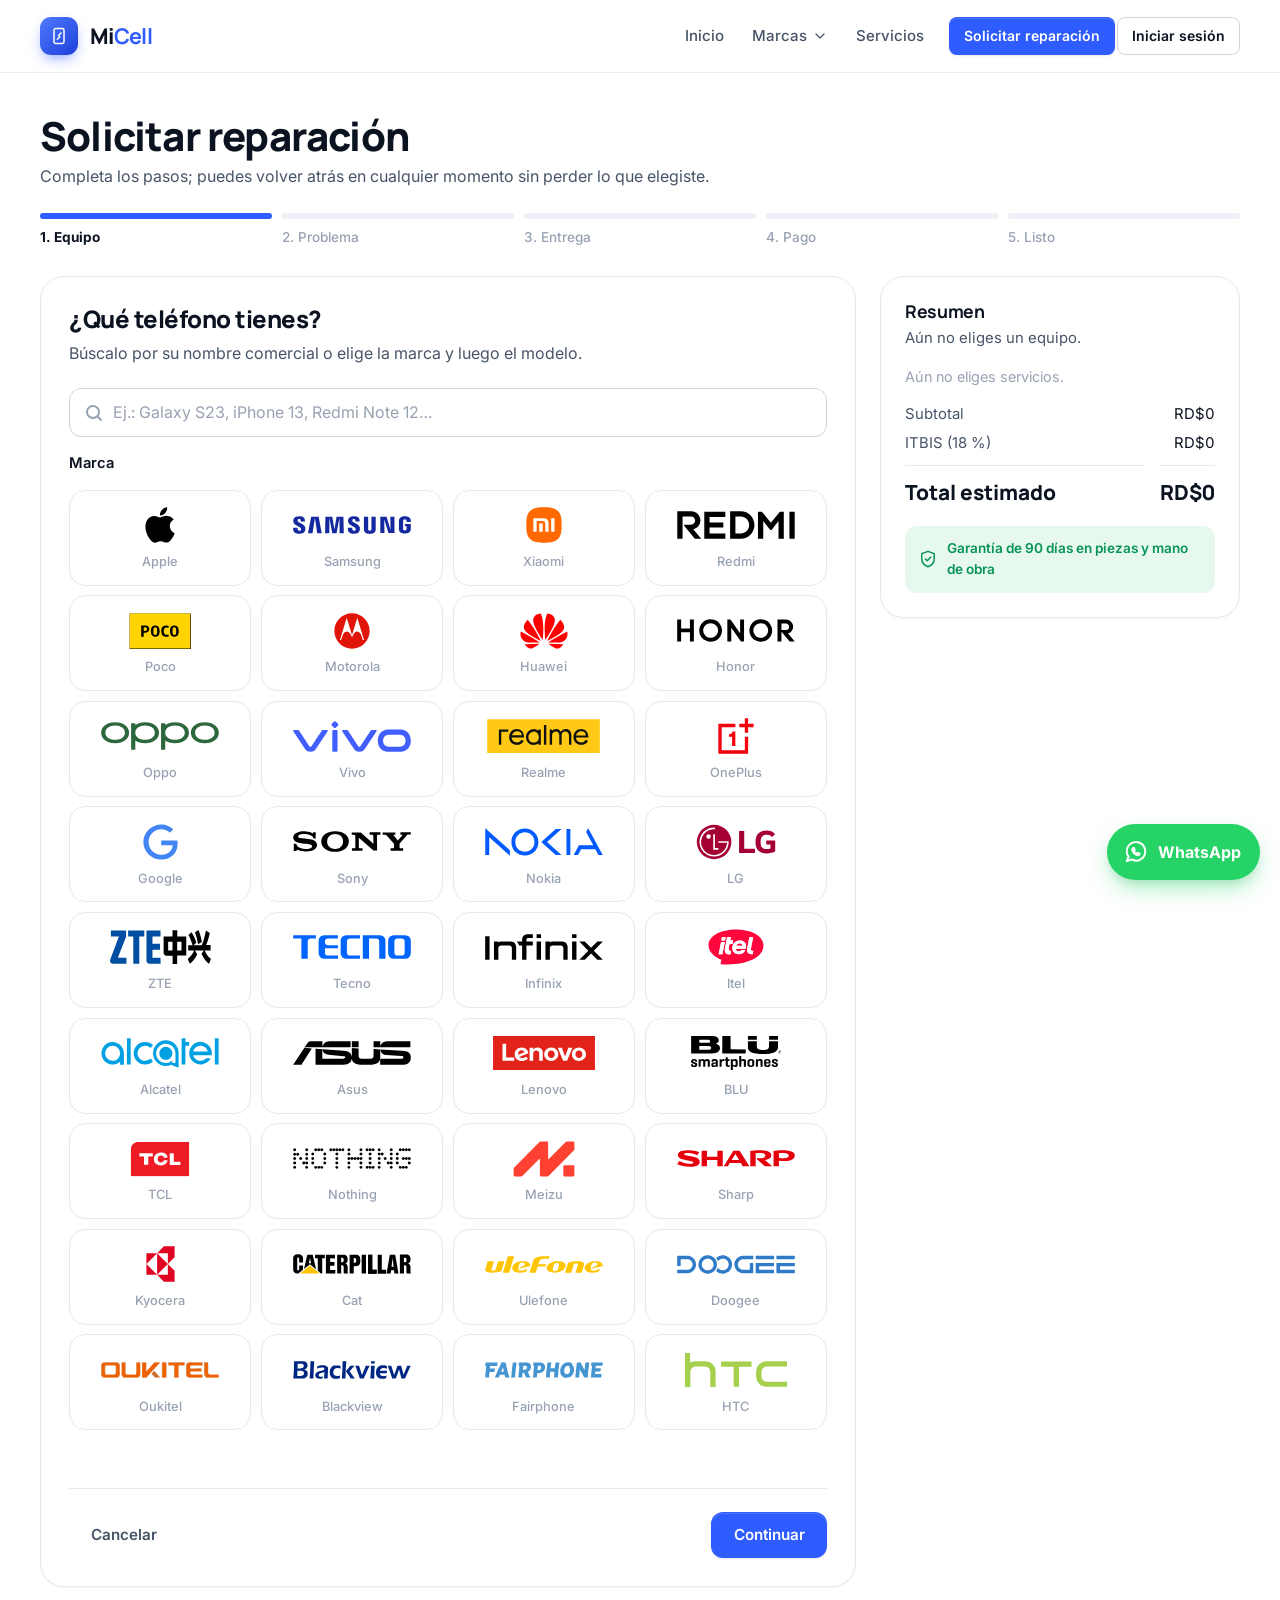
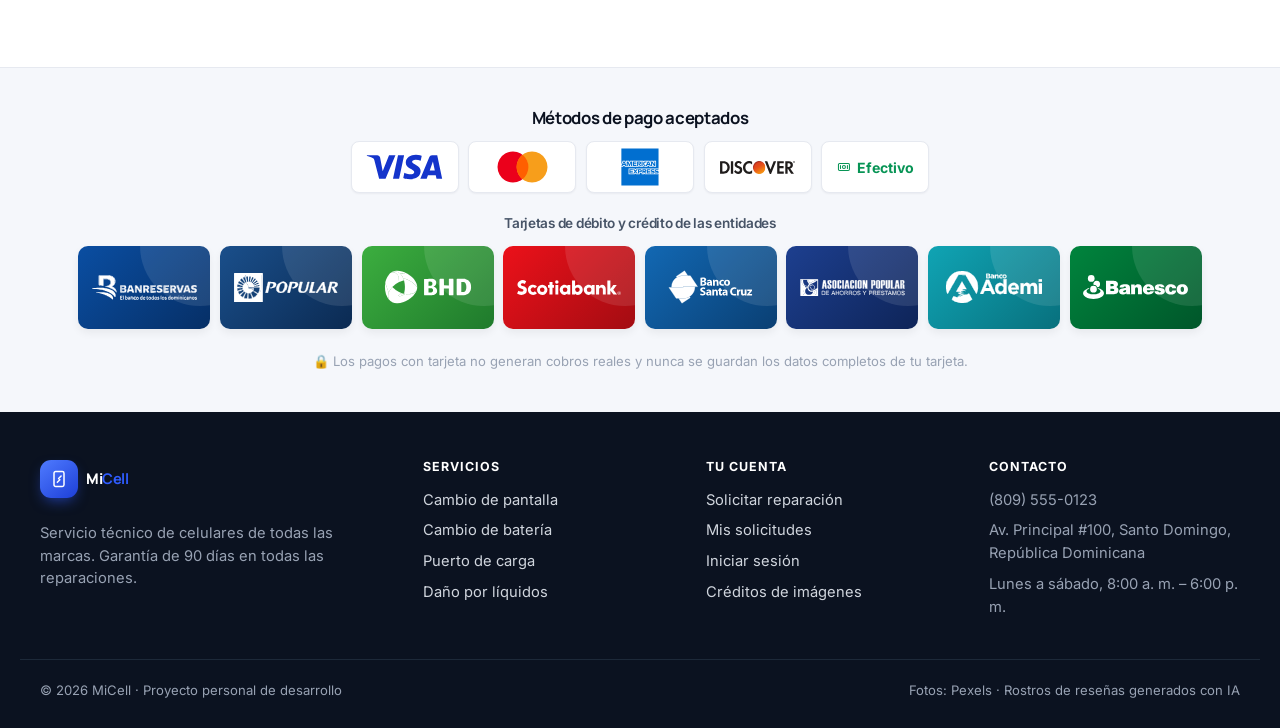
<file: solicitud.html>
<!doctype html>
<html lang="es">
<head>
  <meta charset="utf-8">
  <meta name="viewport" content="width=device-width, initial-scale=1, viewport-fit=cover">
  <title>Solicitar reparación – MiCell</title>
  <link rel="preconnect" href="https://fonts.googleapis.com">
  <link rel="preconnect" href="https://fonts.gstatic.com" crossorigin>
  <link href="https://fonts.googleapis.com/css2?family=Inter:wght@400;500;600;700&family=Manrope:wght@600;700;800&display=swap" rel="stylesheet">
  <link rel="stylesheet" href="css/estilos.css">
  <script src="js/aviso-archivo.js"></script>
  <script type="module" src="js/paginas/solicitud.js"></script>
</head>
<body>
  <header id="encabezado"></header>

  <main class="contenedor">
    <div class="pagina-titulo">
      <h1>Solicitar reparación</h1>
      <p>Completa los pasos; puedes volver atrás en cualquier momento sin perder lo que elegiste.</p>
    </div>

    <ol class="progreso" aria-label="Progreso de la solicitud">
      <li data-paso="1"><span>1. Equipo</span></li>
      <li data-paso="2"><span>2. Problema</span></li>
      <li data-paso="3"><span>3. Entrega</span></li>
      <li data-paso="4"><span>4. Pago</span></li>
      <li data-paso="5"><span>5. Listo</span></li>
    </ol>

    <div class="asistente">
      <div>
        <!-- PASO 1: EQUIPO -->
        <section class="tarjeta paso" data-paso="1" aria-labelledby="titulo-paso-1">
          <h2 id="titulo-paso-1">¿Qué teléfono tienes?</h2>
          <p class="paso__bajada">Búscalo por su nombre comercial o elige la marca y luego el modelo.</p>

          <div class="grupo mega__buscador">
            <label for="buscar-modelo" class="solo-lectores">Buscar modelo</label>
            <input class="campo" type="search" id="buscar-modelo" placeholder="Ej.: Galaxy S23, iPhone 13, Redmi Note 12…">
            <ul class="mega__resultados" id="resultados-busqueda"></ul>
          </div>

          <p class="etiqueta">Marca</p>
          <div class="rejilla-marcas" id="marcas"></div>

          <div id="zona-modelos" class="oculto">
            <div class="selector-modelo">
              <div>
                <p class="etiqueta" id="titulo-modelos">Modelo</p>
                <div class="lista-modelos" id="lista-modelos" role="listbox" aria-labelledby="titulo-modelos"></div>
                <button type="button" class="boton boton--fantasma boton--chico" id="btn-otro-modelo">Mi modelo no aparece</button>
              </div>
              <div>
                <div class="grupo oculto" id="grupo-otro">
                  <label for="otro-modelo">Escribe tu modelo</label>
                  <input class="campo" type="text" id="otro-modelo" maxlength="60" placeholder="Ej.: Galaxy A57">
                  <span class="ayuda">Usa el nombre que aparece en la caja o en Ajustes → Acerca del teléfono.</span>
                  <span class="error"></span>
                </div>
                <div class="grupo">
                  <label for="color">Color <small>(opcional)</small></label>
                  <input class="campo" type="text" id="color" maxlength="30" placeholder="Ej.: Negro">
                </div>
                <div class="grupo">
                  <label for="capacidad">Capacidad <small>(opcional)</small></label>
                  <select class="campo" id="capacidad">
                    <option value="">No sé / prefiero no decir</option>
                    <option>32 GB</option><option>64 GB</option><option>128 GB</option>
                    <option>256 GB</option><option>512 GB</option><option>1 TB</option>
                  </select>
                </div>
                <div class="equipo-elegido oculto" id="equipo-elegido">
                  <span class="equipo-elegido__icono" aria-hidden="true"></span>
                  <div><strong id="equipo-elegido-nombre"></strong><p id="equipo-elegido-detalle"></p></div>
                </div>
              </div>
            </div>
          </div>

          <p class="error" id="error-paso-1" role="alert"></p>
          <div class="paso__acciones">
            <a href="index.html" class="boton boton--fantasma">Cancelar</a>
            <button type="button" class="boton boton--primario" data-siguiente>Continuar</button>
          </div>
        </section>

        <!-- PASO 2: PROBLEMA -->
        <section class="tarjeta paso oculto" data-paso="2" aria-labelledby="titulo-paso-2">
          <h2 id="titulo-paso-2">¿Qué le pasa a tu <span id="nombre-equipo-paso2">equipo</span>?</h2>
          <p class="paso__bajada">Marca uno o varios servicios. Solo te mostramos los que aplican a tu modelo. Si no sabes qué tiene, elige “Diagnóstico general”.</p>

          <div id="categorias-servicios"></div>

          <div class="grupo" style="margin-top:1.5rem">
            <label for="descripcion">Descripción del problema</label>
            <span class="ayuda">Cuéntanos con tus palabras qué pasó y qué notas. Mientras más detalles, mejor será el diagnóstico.</span>
            <div class="ejemplos" id="ejemplos" aria-label="Ejemplos para empezar"></div>
            <textarea class="campo" id="descripcion" maxlength="1000" placeholder="Ej.: Se me cayó y la pantalla quedó en negro, pero vibra cuando me llaman…"></textarea>
            <div class="contador-caracteres"><span id="contador">0</span> / 1000</div>
            <span class="error"></span>
          </div>

          <p class="error" id="error-paso-2" role="alert"></p>
          <div class="paso__acciones">
            <button type="button" class="boton boton--fantasma" data-anterior>← Atrás</button>
            <button type="button" class="boton boton--primario" data-siguiente>Continuar</button>
          </div>
        </section>

        <!-- PASO 3: ENTREGA -->
        <section class="tarjeta paso oculto" data-paso="3" aria-labelledby="titulo-paso-3">
          <h2 id="titulo-paso-3">Tus datos y la entrega</h2>
          <p class="paso__bajada">Usaremos estos datos para contactarte sobre tu reparación.</p>

          <div class="fila">
            <div class="grupo">
              <label for="contacto-nombre">Nombre completo</label>
              <input class="campo" type="text" id="contacto-nombre" autocomplete="name">
              <span class="error"></span>
            </div>
            <div class="grupo">
              <label for="contacto-telefono">Teléfono</label>
              <input class="campo" type="tel" id="contacto-telefono" autocomplete="tel" placeholder="809-555-0000">
              <span class="error"></span>
            </div>
          </div>
          <div class="grupo">
            <label for="contacto-email">Correo electrónico</label>
            <input class="campo" type="email" id="contacto-email" autocomplete="email">
            <span class="error"></span>
          </div>

          <p class="etiqueta">¿Cómo nos entregas el equipo?</p>
          <div class="opciones-radio">
            <label class="opcion-radio">
              <input type="radio" name="modalidad" value="taller" checked>
              <span><strong>Lo llevo al taller</strong><p>Sin costo adicional.</p></span>
            </label>
            <label class="opcion-radio">
              <input type="radio" name="modalidad" value="domicilio">
              <span><strong>Recogida a domicilio</strong><p id="texto-recargo">Lo buscamos y te lo devolvemos.</p></span>
            </label>
          </div>
          <div class="grupo oculto" id="grupo-direccion">
            <label for="direccion">Dirección de recogida</label>
            <input class="campo" type="text" id="direccion" autocomplete="street-address" placeholder="Calle, número, sector y ciudad">
            <span class="error"></span>
          </div>

          <div class="fila">
            <div class="grupo">
              <label for="fecha">Fecha preferida</label>
              <input class="campo" type="date" id="fecha">
              <span class="ayuda">De lunes a sábado.</span>
              <span class="error"></span>
            </div>
            <div class="grupo">
              <label for="hora">Hora preferida</label>
              <select class="campo" id="hora">
                <option value="">Elige una hora</option>
                <option>8:00 a. m.</option><option>9:00 a. m.</option><option>10:00 a. m.</option>
                <option>11:00 a. m.</option><option>12:00 p. m.</option><option>2:00 p. m.</option>
                <option>3:00 p. m.</option><option>4:00 p. m.</option><option>5:00 p. m.</option>
              </select>
              <span class="error"></span>
            </div>
          </div>

          <div class="paso__acciones">
            <button type="button" class="boton boton--fantasma" data-anterior>← Atrás</button>
            <button type="button" class="boton boton--primario" data-siguiente>Continuar al pago</button>
          </div>
        </section>

        <!-- PASO 4: PAGO -->
        <section class="tarjeta paso oculto" data-paso="4" aria-labelledby="titulo-paso-4">
          <h2 id="titulo-paso-4">Método de pago</h2>
          <p class="paso__bajada">Elige cómo quieres pagar. Es una simulación: no se realiza ningún cobro real.</p>

          <div class="opciones-radio">
            <label class="opcion-radio">
              <input type="radio" name="metodo" value="efectivo" checked>
              <span><strong class="metodo-titulo"><svg class="icono" viewBox="0 0 24 24" fill="none" stroke="currentColor" stroke-width="1.8" stroke-linecap="round" stroke-linejoin="round" aria-hidden="true"><rect x="2.5" y="6" width="19" height="12" rx="2"/><circle cx="12" cy="12" r="2.6"/><path d="M6 9.5v5M18 9.5v5"/></svg>Efectivo</strong><p>Pagas al recoger tu equipo reparado.</p></span>
            </label>
            <label class="opcion-radio">
              <input type="radio" name="metodo" value="tarjeta">
              <span><strong class="metodo-titulo"><svg class="icono" viewBox="0 0 24 24" fill="none" stroke="currentColor" stroke-width="1.8" stroke-linecap="round" stroke-linejoin="round" aria-hidden="true"><rect x="2.5" y="5" width="19" height="14" rx="2.5"/><path d="M2.5 9.5h19M6 15h4"/></svg>Tarjeta de débito o crédito</strong>
                <span class="redes-mini" aria-label="Visa, Mastercard, American Express o Discover">
                  <img src="assets/logos/pagos/visa.svg" alt="Visa"><img src="assets/logos/pagos/mastercard.svg" alt="Mastercard"><img src="assets/logos/pagos/amex.svg" alt="American Express"><img src="assets/logos/pagos/discover.svg" alt="Discover">
                </span></span>
            </label>
          </div>

          <div id="form-tarjeta" class="oculto">
            <div class="tarjeta-visual" id="tarjeta-visual" aria-hidden="true">
              <span class="tarjeta-visual__red" id="tv-red">TARJETA</span>
              <span class="tarjeta-visual__numero" id="tv-numero">•••• •••• •••• ••••</span>
              <div class="tarjeta-visual__pie"><span id="tv-titular">NOMBRE DEL TITULAR</span><span id="tv-vence">MM/AA</span></div>
            </div>
            <div class="grupo">
              <label for="tarjeta-numero">Número de tarjeta</label>
              <input class="campo" type="text" id="tarjeta-numero" inputmode="numeric" autocomplete="cc-number" placeholder="1234 5678 9012 3456" maxlength="23">
              <span class="error"></span>
            </div>
            <div class="grupo">
              <label for="tarjeta-titular">Nombre del titular</label>
              <input class="campo" type="text" id="tarjeta-titular" autocomplete="cc-name" placeholder="Como aparece en la tarjeta">
              <span class="error"></span>
            </div>
            <div class="fila">
              <div class="grupo">
                <label for="tarjeta-vence">Vencimiento</label>
                <input class="campo" type="text" id="tarjeta-vence" inputmode="numeric" autocomplete="cc-exp" placeholder="MM/AA" maxlength="5">
                <span class="error"></span>
              </div>
              <div class="grupo">
                <label for="tarjeta-cvv">CVV</label>
                <input class="campo" type="password" id="tarjeta-cvv" inputmode="numeric" autocomplete="cc-csc" placeholder="123" maxlength="4">
                <span class="error"></span>
              </div>
            </div>
            <p class="ayuda">🔒 Solo guardamos la red y los últimos 4 dígitos. El número completo y el CVV nunca se almacenan.</p>
          </div>

          <label class="casilla"><input type="checkbox" id="acepto"> Acepto que los precios son estimados y pueden ajustarse tras el diagnóstico.</label>
          <p class="error" id="error-paso-4" role="alert"></p>

          <div class="paso__acciones">
            <button type="button" class="boton boton--fantasma" data-anterior>← Atrás</button>
            <button type="button" class="boton boton--primario" id="btn-confirmar">Confirmar solicitud</button>
          </div>
        </section>
      </div>

      <!-- RESUMEN -->
      <aside class="tarjeta resumen" aria-label="Resumen de la solicitud">
        <h3>Resumen</h3>
        <p class="resumen__equipo" id="resumen-equipo">Aún no eliges un equipo.</p>
        <ul class="resumen__lista" id="resumen-servicios"></ul>
        <p class="resumen__vacio" id="resumen-vacio">Aún no eliges servicios.</p>
        <dl class="totales">
          <dt>Subtotal</dt><dd id="total-subtotal">RD$0</dd>
          <dt id="dt-recargo" class="oculto">Recogida a domicilio</dt><dd id="total-recargo" class="oculto">RD$0</dd>
          <dt>ITBIS (18 %)</dt><dd id="total-itbis">RD$0</dd>
          <dt class="total">Total estimado</dt><dd class="total" id="total-total">RD$0</dd>
        </dl>
        <div class="resumen__garantia" id="resumen-garantia"></div>
      </aside>
    </div>
  </main>

  <footer id="pie"></footer>
</body>
</html>
</file>
<file: css/estilos.css>
/* =========================================================================
   MiCell — Sistema de diseño
   Referencias: estética limpia de mi.com (fondos blancos, tarjetas de producto,
   sombras sutiles) + principios de movimiento de Emil Kowalski (curvas propias,
   duraciones < 300 ms, respuesta al presionar, nada aparece desde scale(0)).
   ========================================================================= */

:root {
  /* Marca */
  --marca: #2f5cff;
  --marca-oscura: #1d3fd8;
  --marca-suave: #eef2ff;
  --marca-tinte: #dfe6ff;
  --acento: #12b76a;
  --acento-suave: #e7f8ef;
  --whatsapp: #25d366;
  --estrella: #fdb022;

  /* Tinta y superficies */
  --tinta: #0b1220;
  --tinta-2: #475467;
  --tinta-3: #98a2b3;
  --fondo: #ffffff;
  --fondo-2: #f5f7fb;
  --fondo-3: #eef1f6;
  --borde: #e6e9f0;
  --borde-fuerte: #d0d5dd;

  /* Estados */
  --exito: #079455;
  --exito-suave: #e7f8ef;
  --error: #d92d20;
  --error-suave: #fef3f2;
  --aviso: #b54708;
  --aviso-suave: #fffaeb;

  /* Forma */
  --radio-xs: 8px;
  --radio-s: 12px;
  --radio: 16px;
  --radio-l: 24px;
  --radio-pildora: 999px;
  --sombra-1: 0 1px 2px rgb(16 24 40 / 0.05);
  --sombra-2: 0 4px 8px rgb(25 25 25 / 0.06);
  --sombra-3: 0 12px 32px rgb(16 24 40 / 0.1);
  --sombra-4: 0 24px 48px -12px rgb(16 24 40 / 0.22);

  /* Tipografía */
  --fuente-titulos: "Manrope", "Inter", system-ui, sans-serif;
  --fuente: "Inter", system-ui, -apple-system, "Segoe UI", Roboto, sans-serif;

  /* Movimiento (Emil Kowalski) */
  --ease-out: cubic-bezier(0.23, 1, 0.32, 1);
  --ease-in-out: cubic-bezier(0.77, 0, 0.175, 1);
  --ease-drawer: cubic-bezier(0.32, 0.72, 0, 1);
  --rapido: 160ms;
  --medio: 220ms;
  --lento: 320ms;

  --ancho-max: 1240px;
  --alto-encabezado: 72px;
}

*,
*::before,
*::after {
  box-sizing: border-box;
}

html {
  scroll-behavior: smooth;
  -webkit-text-size-adjust: 100%;
}

body {
  margin: 0;
  font-family: var(--fuente);
  font-size: 16px;
  color: var(--tinta);
  background: var(--fondo);
  line-height: 1.55;
  display: flex;
  flex-direction: column;
  min-height: 100vh;
  min-height: 100dvh;
  -webkit-font-smoothing: antialiased;
  -webkit-tap-highlight-color: transparent;
}

main {
  flex: 1;
}

img,
svg {
  max-width: 100%;
  display: block;
}

a {
  color: var(--marca);
  text-decoration-thickness: 1px;
  text-underline-offset: 3px;
}

h1,
h2,
h3,
h4 {
  font-family: var(--fuente-titulos);
  line-height: 1.15;
  margin: 0 0 0.5em;
  letter-spacing: -0.02em;
}

:focus-visible {
  outline: 3px solid var(--marca);
  outline-offset: 2px;
  border-radius: 6px;
}

.contenedor {
  width: 100%;
  max-width: var(--ancho-max);
  margin: 0 auto;
  padding: 0 20px;
}

.oculto {
  display: none !important;
}

.solo-lectores {
  position: absolute;
  width: 1px;
  height: 1px;
  overflow: hidden;
  clip: rect(0 0 0 0);
  white-space: nowrap;
}

/* ---------- Botones ---------- */

.boton {
  display: inline-flex;
  align-items: center;
  justify-content: center;
  gap: 0.5em;
  min-height: 46px;
  padding: 0 1.4em;
  border-radius: var(--radio-s);
  border: 1px solid transparent;
  font: inherit;
  font-weight: 600;
  font-size: 0.95rem;
  text-decoration: none;
  cursor: pointer;
  user-select: none;
  transition:
    transform var(--rapido) var(--ease-out),
    background-color var(--medio) ease,
    border-color var(--medio) ease,
    color var(--medio) ease,
    box-shadow var(--medio) ease;
}

.boton:active:not(:disabled) {
  transform: scale(0.97);
}

.boton:disabled {
  opacity: 0.55;
  cursor: not-allowed;
}

.boton svg {
  width: 18px;
  height: 18px;
  flex-shrink: 0;
}

.boton--primario {
  background: var(--marca);
  color: #fff;
  box-shadow: 0 1px 2px rgb(16 24 40 / 0.1), inset 0 1px 0 rgb(255 255 255 / 0.15);
}

.boton--secundario {
  background: var(--fondo);
  color: var(--tinta);
  border-color: var(--borde-fuerte);
}

.boton--oscuro {
  background: var(--tinta);
  color: #fff;
}

.boton--claro {
  background: rgb(255 255 255 / 0.14);
  color: #fff;
  border-color: rgb(255 255 255 / 0.4);
  backdrop-filter: blur(6px);
}

.boton--whatsapp {
  background: var(--whatsapp);
  color: #fff;
}

.boton--fantasma {
  background: transparent;
  color: var(--tinta-2);
}

.boton--peligro {
  background: var(--fondo);
  color: var(--error);
  border-color: #fda29b;
}

.boton--chico {
  min-height: 38px;
  padding: 0 1em;
  font-size: 0.875rem;
  border-radius: var(--radio-xs);
}

.boton--grande {
  min-height: 54px;
  padding: 0 1.8em;
  font-size: 1.02rem;
}

.boton--bloque {
  width: 100%;
}

@media (hover: hover) and (pointer: fine) {
  .boton--primario:hover:not(:disabled) { background: var(--marca-oscura); }
  .boton--secundario:hover:not(:disabled) { border-color: var(--tinta-3); background: var(--fondo-2); }
  .boton--oscuro:hover:not(:disabled) { background: #1d2939; }
  .boton--claro:hover:not(:disabled) { background: rgb(255 255 255 / 0.24); }
  .boton--whatsapp:hover:not(:disabled) { background: #1ebe5b; }
  .boton--fantasma:hover { color: var(--tinta); background: var(--fondo-2); }
  .boton--peligro:hover { background: var(--error-suave); }
}

.enlace-flecha {
  display: inline-flex;
  align-items: center;
  gap: 0.35em;
  font-weight: 600;
  text-decoration: none;
  color: var(--marca);
}

.enlace-flecha svg {
  width: 16px;
  height: 16px;
  transition: transform var(--medio) var(--ease-out);
}

@media (hover: hover) and (pointer: fine) {
  .enlace-flecha:hover svg { transform: translateX(3px); }
}

/* ---------- Campos ---------- */

.campo {
  width: 100%;
  min-height: 48px;
  padding: 0.7em 0.95em;
  border: 1px solid var(--borde-fuerte);
  border-radius: var(--radio-s);
  font: inherit;
  font-size: 16px; /* evita el zoom automático en iOS */
  background: var(--fondo);
  color: var(--tinta);
  transition: border-color var(--medio) ease, box-shadow var(--medio) ease;
}

.campo::placeholder {
  color: var(--tinta-3);
}

.campo:focus {
  outline: none;
  border-color: var(--marca);
  box-shadow: 0 0 0 4px var(--marca-suave);
}

.campo[aria-invalid="true"] {
  border-color: var(--error);
  box-shadow: 0 0 0 4px var(--error-suave);
}

textarea.campo {
  resize: vertical;
  min-height: 150px;
  line-height: 1.5;
}

select.campo {
  appearance: none;
  background-image: url("data:image/svg+xml,%3Csvg xmlns='http://www.w3.org/2000/svg' width='20' height='20' fill='none' stroke='%23475467' stroke-width='2' stroke-linecap='round' stroke-linejoin='round'%3E%3Cpath d='m5 8 5 5 5-5'/%3E%3C/svg%3E");
  background-repeat: no-repeat;
  background-position: right 12px center;
  padding-right: 2.6em;
}

.grupo {
  display: flex;
  flex-direction: column;
  gap: 0.4em;
  margin-bottom: 1.1rem;
}

.grupo label,
.etiqueta {
  font-weight: 600;
  font-size: 0.92rem;
  color: var(--tinta);
}

.grupo label small,
.etiqueta small {
  font-weight: 400;
  color: var(--tinta-3);
}

.grupo .ayuda,
.ayuda {
  font-size: 0.85rem;
  color: var(--tinta-2);
}

.grupo .error,
.error {
  font-size: 0.85rem;
  color: var(--error);
  min-height: 1.2em;
}

.fila {
  display: grid;
  grid-template-columns: repeat(auto-fit, minmax(210px, 1fr));
  gap: 0 1rem;
}

.casilla {
  display: flex;
  align-items: flex-start;
  gap: 0.6rem;
  margin-bottom: 1rem;
  font-size: 0.92rem;
  color: var(--tinta-2);
  cursor: pointer;
}

.casilla input {
  width: 18px;
  height: 18px;
  margin-top: 2px;
  accent-color: var(--marca);
  flex-shrink: 0;
}

/* ---------- Piezas comunes ---------- */

.tarjeta {
  background: var(--fondo);
  border: 1px solid var(--borde);
  border-radius: var(--radio-l);
  box-shadow: var(--sombra-1);
  padding: 1.75rem;
}

.insignia {
  display: inline-flex;
  align-items: center;
  gap: 0.35em;
  padding: 0.25em 0.75em;
  border-radius: var(--radio-pildora);
  font-size: 0.78rem;
  font-weight: 600;
  background: var(--marca-suave);
  color: var(--marca-oscura);
  white-space: nowrap;
  vertical-align: middle;
}

.insignia::before {
  content: "";
  width: 6px;
  height: 6px;
  border-radius: 50%;
  background: currentColor;
}

.insignia--recibida { background: #eef4ff; color: #3538cd; }
.insignia--diagnostico { background: var(--aviso-suave); color: var(--aviso); }
.insignia--reparacion { background: #fff6ed; color: #c4320a; }
.insignia--lista { background: var(--exito-suave); color: var(--exito); }
.insignia--entregada { background: var(--fondo-3); color: var(--tinta-2); }
.insignia--cancelada { background: var(--error-suave); color: var(--error); }

.etiqueta-suave {
  display: inline-flex;
  align-items: center;
  gap: 0.4em;
  padding: 0.3em 0.8em;
  border-radius: var(--radio-pildora);
  background: var(--marca-suave);
  color: var(--marca-oscura);
  font-size: 0.8rem;
  font-weight: 600;
}

.etiqueta-suave svg {
  width: 14px;
  height: 14px;
}

.alerta {
  display: flex;
  gap: 0.6rem;
  align-items: flex-start;
  padding: 0.9rem 1.1rem;
  border-radius: var(--radio-s);
  background: var(--marca-suave);
  color: var(--marca-oscura);
  margin-bottom: 1rem;
  font-size: 0.93rem;
  border: 1px solid var(--marca-tinte);
}

.alerta--exito { background: var(--exito-suave); color: var(--exito); border-color: #abefc6; }
.alerta--error { background: var(--error-suave); color: var(--error); border-color: #fecdca; }
.alerta--aviso { background: var(--aviso-suave); color: var(--aviso); border-color: #fedf89; }

/* Aviso cuando se abre el sitio con doble clic (file://) */
.aviso-archivo {
  position: sticky;
  top: 0;
  z-index: 200;
  padding: 14px 20px;
  background: #fffaeb;
  color: #7a2e0e;
  border-bottom: 1px solid #fedf89;
  font: 15px/1.5 system-ui, sans-serif;
  text-align: center;
}

.aviso-archivo code {
  background: #fef0c7;
  padding: 0.1em 0.4em;
  border-radius: 4px;
}

/* ---------- Encabezado ---------- */

#encabezado {
  position: sticky;
  top: 0;
  z-index: 50;
  background: rgb(255 255 255 / 0.86);
  backdrop-filter: saturate(180%) blur(14px);
  -webkit-backdrop-filter: saturate(180%) blur(14px);
  border-bottom: 1px solid rgb(230 233 240 / 0.8);
}

.encabezado__contenido {
  display: flex;
  align-items: center;
  gap: 1rem;
  min-height: var(--alto-encabezado);
}

.logo {
  display: inline-flex;
  align-items: center;
  gap: 0.55em;
  font-family: var(--fuente-titulos);
  font-size: 1.35rem;
  font-weight: 800;
  letter-spacing: -0.03em;
  color: var(--tinta);
  text-decoration: none;
  margin: 0;
}

.logo__icono {
  display: inline-grid;
  place-items: center;
  width: 38px;
  height: 38px;
  border-radius: 11px;
  background: linear-gradient(140deg, #4f7bff, var(--marca-oscura));
  color: #fff;
  box-shadow: 0 6px 14px -4px rgb(47 92 255 / 0.6);
}

.logo__icono svg {
  width: 20px;
  height: 20px;
}

.logo b {
  color: var(--marca);
}

.nav {
  display: flex;
  align-items: center;
  gap: 0.15rem;
  margin-left: auto;
}

.nav__enlace {
  position: relative;
  padding: 0.55em 0.85em;
  border-radius: var(--radio-xs);
  color: var(--tinta-2);
  text-decoration: none;
  font: inherit;
  font-size: 0.94rem;
  font-weight: 500;
  background: none;
  border: none;
  cursor: pointer;
  display: inline-flex;
  align-items: center;
  gap: 0.3em;
  transition: color var(--medio) ease, background-color var(--medio) ease;
}

.nav__enlace svg {
  width: 16px;
  height: 16px;
  transition: transform var(--medio) var(--ease-out);
}

.nav__enlace--activo {
  color: var(--tinta);
  font-weight: 600;
}

.nav__item--marcas.abierto > .nav__enlace {
  color: var(--tinta);
  background: var(--fondo-2);
}

.nav__item--marcas.abierto > .nav__enlace svg {
  transform: rotate(180deg);
}

@media (hover: hover) and (pointer: fine) {
  .nav__enlace:hover { color: var(--tinta); background: var(--fondo-2); }
}

.nav__cta {
  margin-left: 0.6rem;
}

.nav__hamburguesa {
  display: none;
  margin-left: auto;
  width: 44px;
  height: 44px;
  border-radius: var(--radio-s);
  background: none;
  border: 1px solid var(--borde);
  cursor: pointer;
  color: var(--tinta);
  place-items: center;
}

.nav__hamburguesa svg {
  width: 22px;
  height: 22px;
}

/* Menú desplegable de marcas */
.nav__item--marcas {
  position: static;
}

.mega {
  position: absolute;
  left: 50%;
  top: calc(100% + 8px);
  width: min(1120px, calc(100vw - 32px));
  background: var(--fondo);
  border: 1px solid var(--borde);
  border-radius: var(--radio-l);
  box-shadow: var(--sombra-4);
  padding: 1.1rem;
  opacity: 0;
  visibility: hidden;
  transform: translateX(-50%) translateY(-6px) scale(0.98);
  transform-origin: top center;
  transition:
    opacity var(--medio) var(--ease-out),
    transform var(--medio) var(--ease-out),
    visibility 0s linear var(--medio);
}

.nav__item--marcas.abierto .mega {
  opacity: 1;
  visibility: visible;
  transform: translateX(-50%) translateY(0) scale(1);
  transition:
    opacity var(--medio) var(--ease-out),
    transform var(--medio) var(--ease-out),
    visibility 0s;
}

.mega__buscador {
  position: relative;
  margin-bottom: 0.9rem;
}

.mega__buscador .campo {
  padding-left: 2.7em;
  background-image: url("data:image/svg+xml,%3Csvg xmlns='http://www.w3.org/2000/svg' width='20' height='20' fill='none' stroke='%2398a2b3' stroke-width='2' stroke-linecap='round'%3E%3Ccircle cx='9' cy='9' r='6'/%3E%3Cpath d='m17 17-3.5-3.5'/%3E%3C/svg%3E");
  background-repeat: no-repeat;
  background-position: 14px center;
}

.mega__resultados {
  list-style: none;
  margin: 6px 0 0;
  padding: 0;
  position: absolute;
  left: 0;
  right: 0;
  top: 100%;
  background: var(--fondo);
  border-radius: var(--radio);
  box-shadow: var(--sombra-4);
  z-index: 3;
  overflow: hidden;
}

.mega__resultados:empty {
  display: none;
}

.mega__resultados a {
  display: flex;
  justify-content: space-between;
  gap: 1rem;
  padding: 0.7em 1em;
  text-decoration: none;
  color: var(--tinta);
  border-bottom: 1px solid var(--borde);
}

.mega__resultados li:last-child a {
  border-bottom: none;
}

.mega__resultados small {
  color: var(--tinta-3);
}

@media (hover: hover) and (pointer: fine) {
  .mega__resultados a:hover { background: var(--fondo-2); }
}

.mega__sin-resultados {
  padding: 0.85em 1em;
  color: var(--tinta-2);
}

.mega__cuerpo {
  display: grid;
  grid-template-columns: 230px 1fr;
  gap: 1rem;
  height: min(480px, 62vh);
}

.mega__marcas {
  list-style: none;
  margin: 0;
  padding: 0 0.5rem 0 0;
  overflow-y: auto;
  border-right: 1px solid var(--borde);
  overscroll-behavior: contain;
}

.mega__marcas button {
  display: flex;
  align-items: center;
  gap: 0.65em;
  width: 100%;
  padding: 0.5em 0.75em;
  border: none;
  background: none;
  border-radius: var(--radio-xs);
  font: inherit;
  font-size: 0.93rem;
  text-align: left;
  cursor: pointer;
  color: var(--tinta-2);
}

.mega__marcas button.activo {
  background: var(--marca-suave);
  color: var(--marca-oscura);
  font-weight: 600;
}

@media (hover: hover) and (pointer: fine) {
  .mega__marcas button:hover:not(.activo) { background: var(--fondo-2); color: var(--tinta); }
}

.marca-icono {
  display: inline-grid;
  place-items: center;
  width: 40px;
  height: 18px;
  flex-shrink: 0;
}

.marca-icono img {
  width: 40px;
  height: 18px;
  object-fit: contain;
}

.mega__modelos {
  overflow-y: auto;
  padding-right: 0.5rem;
  overscroll-behavior: contain;
}

.mega__cabecera {
  display: flex;
  justify-content: space-between;
  align-items: center;
  gap: 1rem;
  margin-bottom: 0.9rem;
  padding: 0.75rem 1rem;
  border-radius: var(--radio);
  background: var(--fondo-2);
}

.mega__cabecera strong {
  font-family: var(--fuente-titulos);
  font-size: 1.15rem;
}

.mega__cabecera a {
  font-size: 0.88rem;
  font-weight: 600;
  text-decoration: none;
}

.mega__series {
  columns: 3 200px;
  column-gap: 1.5rem;
}

.mega__serie {
  break-inside: avoid;
  margin-bottom: 1.1rem;
}

.mega__serie h4 {
  font-family: var(--fuente);
  font-size: 0.72rem;
  font-weight: 700;
  text-transform: uppercase;
  letter-spacing: 0.06em;
  color: var(--tinta-3);
  margin-bottom: 0.35rem;
}

.mega__serie ul {
  list-style: none;
  margin: 0;
  padding: 0;
}

.mega__serie a {
  display: block;
  padding: 0.2em 0;
  color: var(--tinta);
  text-decoration: none;
  font-size: 0.9rem;
}

@media (hover: hover) and (pointer: fine) {
  .mega__serie a:hover { color: var(--marca); }
}

.mega__vacio {
  color: var(--tinta-3);
}

/* Menú de cuenta */
.cuenta {
  position: relative;
  margin-left: 0.4rem;
}

.cuenta__boton {
  display: flex;
  align-items: center;
  gap: 0.5em;
  padding: 4px 10px 4px 4px;
  border-radius: var(--radio-pildora);
  background: none;
  border: 1px solid var(--borde);
  cursor: pointer;
  font: inherit;
  font-size: 0.9rem;
  font-weight: 600;
  color: var(--tinta);
  transition: background-color var(--medio) ease, transform var(--rapido) var(--ease-out);
}

.cuenta__boton:active {
  transform: scale(0.97);
}

.avatar {
  display: inline-grid;
  place-items: center;
  width: 32px;
  height: 32px;
  border-radius: 50%;
  background: linear-gradient(140deg, #4f7bff, var(--marca-oscura));
  color: #fff;
  font-size: 0.78rem;
  font-weight: 700;
}

.cuenta__menu {
  position: absolute;
  right: 0;
  top: calc(100% + 10px);
  min-width: 240px;
  background: var(--fondo);
  border: 1px solid var(--borde);
  border-radius: var(--radio);
  box-shadow: var(--sombra-4);
  padding: 0.5rem;
  opacity: 0;
  visibility: hidden;
  transform: translateY(-4px) scale(0.97);
  transform-origin: top right;
  transition:
    opacity var(--rapido) var(--ease-out),
    transform var(--rapido) var(--ease-out),
    visibility 0s linear var(--rapido);
}

.cuenta.abierto .cuenta__menu {
  opacity: 1;
  visibility: visible;
  transform: translateY(0) scale(1);
  transition:
    opacity var(--rapido) var(--ease-out),
    transform var(--rapido) var(--ease-out),
    visibility 0s;
}

.cuenta__correo {
  margin: 0.4rem 0.7rem 0.6rem;
  font-size: 0.82rem;
  color: var(--tinta-3);
  word-break: break-all;
}

.cuenta__menu a,
.cuenta__menu button {
  display: block;
  width: 100%;
  padding: 0.6em 0.7em;
  border-radius: var(--radio-xs);
  text-align: left;
  font: inherit;
  font-size: 0.92rem;
  color: var(--tinta);
  text-decoration: none;
  background: none;
  border: none;
  cursor: pointer;
}

@media (hover: hover) and (pointer: fine) {
  .cuenta__boton:hover { background: var(--fondo-2); }
  .cuenta__menu a:hover,
  .cuenta__menu button:hover { background: var(--fondo-2); }
}

/* ---------- Botón flotante de WhatsApp ---------- */

.whatsapp-flotante {
  position: fixed;
  right: max(20px, env(safe-area-inset-right));
  bottom: max(20px, env(safe-area-inset-bottom));
  z-index: 60;
  display: inline-flex;
  align-items: center;
  gap: 0.55em;
  height: 56px;
  padding: 0 1.2em 0 1em;
  border-radius: var(--radio-pildora);
  background: var(--whatsapp);
  color: #fff;
  font-weight: 700;
  text-decoration: none;
  box-shadow: 0 10px 24px -6px rgb(37 211 102 / 0.55), var(--sombra-2);
  transition: transform var(--rapido) var(--ease-out), box-shadow var(--medio) ease;
}

.whatsapp-flotante svg {
  width: 26px;
  height: 26px;
}

.whatsapp-flotante:active {
  transform: scale(0.96);
}

@media (hover: hover) and (pointer: fine) {
  .whatsapp-flotante:hover { box-shadow: 0 14px 30px -6px rgb(37 211 102 / 0.65), var(--sombra-3); }
}

/* ---------- Pie y franja de pagos ---------- */

#pie {
  margin-top: 5rem;
  background: #0b1220;
  color: #98a2b3;
}

#pie a {
  color: #d0d5dd;
  text-decoration: none;
}

@media (hover: hover) and (pointer: fine) {
  #pie a:hover { color: #fff; }
}

#pie .logo {
  color: #fff;
}

.pagos {
  background: var(--fondo-2);
  color: var(--tinta);
  border-top: 1px solid var(--borde);
  padding: 2.5rem 0;
  text-align: center;
}

.pagos__titulo {
  font-size: 1.05rem;
  margin-bottom: 0.2rem;
}

.pagos__subtitulo {
  font-family: var(--fuente);
  font-size: 0.85rem;
  font-weight: 600;
  color: var(--tinta-2);
  margin-top: 1.4rem;
}

.pagos__lista {
  list-style: none;
  padding: 0;
  margin: 0.9rem 0 0;
  display: flex;
  flex-wrap: wrap;
  justify-content: center;
  gap: 0.6rem;
}

.etiqueta-pago {
  display: inline-flex;
  align-items: center;
  justify-content: center;
  gap: 0.45em;
  width: 108px;
  height: 52px;
  padding: 0 0.9rem;
  border-radius: var(--radio-xs);
  border: 1px solid var(--borde);
  background: #fff;
  box-shadow: var(--sombra-1);
}

.logo-pago {
  width: 100%;
  height: 26px;
  object-fit: contain;
}

/* Amex y Mastercard son símbolos compactos: necesitan más alto para leerse igual que los demás. */
.logo-pago[src$="amex.svg"] { height: 38px; }
.logo-pago[src$="mastercard.svg"] { height: 32px; }

.etiqueta-pago--efectivo {
  color: var(--exito);
  font-weight: 700;
  font-size: 0.88rem;
}

.etiqueta-pago--efectivo svg { width: 22px; height: 22px; }

/* Entidades: forma de tarjeta, color institucional y logo en blanco. */
.entidad {
  position: relative;
  display: grid;
  place-items: center;
  width: 132px;
  aspect-ratio: 1.586;
  padding: 0.8rem;
  border-radius: 10px;
  overflow: hidden;
  box-shadow: var(--sombra-2);
}

.entidad::after {
  content: "";
  position: absolute;
  width: 120px;
  height: 120px;
  right: -50px;
  top: -60px;
  border-radius: 50%;
  background: rgb(255 255 255 / 0.1);
}

.entidad__logo {
  position: relative;
  z-index: 1;
  width: 100%;
  height: 34px;
  object-fit: contain;
  filter: brightness(0) invert(1);
}

.pagos__nota {
  margin: 1.4rem 0 0;
  font-size: 0.82rem;
  color: var(--tinta-3);
}

.pie__contenido {
  display: grid;
  grid-template-columns: 1.4fr 1fr 1fr 1fr;
  gap: 2rem;
  padding-top: 3rem;
  padding-bottom: 2rem;
}

.pie__contenido h4 {
  font-family: var(--fuente);
  font-size: 0.78rem;
  text-transform: uppercase;
  letter-spacing: 0.08em;
  color: #fff;
  margin-bottom: 0.9rem;
}

.pie__contenido p {
  margin: 0 0 0.5rem;
  font-size: 0.92rem;
}

.pie__contenido ul {
  list-style: none;
  margin: 0;
  padding: 0;
  display: grid;
  gap: 0.5rem;
  font-size: 0.92rem;
}

.pie__legal {
  display: flex;
  justify-content: space-between;
  flex-wrap: wrap;
  gap: 0.5rem 1rem;
  border-top: 1px solid #1d2939;
  padding-top: 1.25rem;
  padding-bottom: 1.75rem;
  font-size: 0.82rem;
  margin: 0 auto;
}

/* ---------- Secciones genéricas ---------- */

.seccion {
  padding: 5rem 0 0;
}

.seccion--gris {
  background: var(--fondo-2);
  padding: 5rem 0;
  margin-top: 5rem;
}

.seccion__cabecera {
  display: flex;
  justify-content: space-between;
  align-items: flex-end;
  gap: 1.5rem;
  margin-bottom: 2.25rem;
  flex-wrap: wrap;
}

.seccion__cabecera--centro {
  flex-direction: column;
  align-items: center;
  text-align: center;
}

.seccion__antetitulo {
  display: inline-block;
  font-size: 0.8rem;
  font-weight: 700;
  letter-spacing: 0.08em;
  text-transform: uppercase;
  color: var(--marca);
  margin-bottom: 0.6rem;
}

.seccion__titulo {
  font-size: clamp(1.75rem, 3.4vw, 2.6rem);
  font-weight: 800;
  margin: 0;
  max-width: 720px;
}

.seccion__bajada {
  color: var(--tinta-2);
  max-width: 600px;
  margin: 0.75rem 0 0;
  font-size: 1.05rem;
}

/* ---------- Inicio: carrusel principal ---------- */

.carrusel {
  position: relative;
  margin: 16px auto 0;
  max-width: calc(var(--ancho-max) + 120px);
  padding: 0 16px;
}

.carrusel__ventana {
  position: relative;
  height: clamp(460px, 62vh, 620px);
  border-radius: 28px;
  overflow: hidden;
  background: #0b1220;
  isolation: isolate;
}

.carrusel__slide {
  position: absolute;
  inset: 0;
  opacity: 0;
  visibility: hidden;
  transition: opacity 600ms var(--ease-in-out), visibility 0s linear 600ms;
}

.carrusel__slide.activo {
  opacity: 1;
  visibility: visible;
  transition: opacity 600ms var(--ease-in-out), visibility 0s;
  z-index: 1;
}

.carrusel__slide img {
  position: absolute;
  inset: 0;
  width: 100%;
  height: 100%;
  object-fit: cover;
  transform: scale(1.06);
  transition: transform 7s linear;
}

.carrusel__slide.activo img {
  transform: scale(1);
}

.carrusel__slide::after {
  content: "";
  position: absolute;
  inset: 0;
  background:
    linear-gradient(90deg, rgb(6 12 30 / 0.86) 0%, rgb(6 12 30 / 0.55) 45%, rgb(6 12 30 / 0.05) 80%),
    linear-gradient(0deg, rgb(6 12 30 / 0.5), transparent 40%);
}

.carrusel__contenido {
  position: relative;
  z-index: 2;
  height: 100%;
  display: flex;
  flex-direction: column;
  justify-content: center;
  max-width: 620px;
  padding: 0 clamp(24px, 6vw, 72px);
  color: #fff;
}

.carrusel__contenido > * {
  opacity: 0;
  transform: translateY(14px);
  transition: opacity 500ms var(--ease-out), transform 500ms var(--ease-out);
}

.carrusel__slide.activo .carrusel__contenido > * {
  opacity: 1;
  transform: translateY(0);
}

.carrusel__slide.activo .carrusel__contenido > :nth-child(2) { transition-delay: 60ms; }
.carrusel__slide.activo .carrusel__contenido > :nth-child(3) { transition-delay: 120ms; }
.carrusel__slide.activo .carrusel__contenido > :nth-child(4) { transition-delay: 180ms; }

.carrusel__etiqueta {
  align-self: flex-start;
  display: inline-flex;
  align-items: center;
  gap: 0.45em;
  padding: 0.35em 0.9em;
  border-radius: var(--radio-pildora);
  background: rgb(255 255 255 / 0.14);
  border: 1px solid rgb(255 255 255 / 0.25);
  backdrop-filter: blur(8px);
  font-size: 0.82rem;
  font-weight: 600;
  margin-bottom: 1.1rem;
}

.carrusel__etiqueta svg {
  width: 15px;
  height: 15px;
}

.carrusel__titulo {
  font-size: clamp(2.1rem, 5vw, 3.8rem);
  font-weight: 800;
  letter-spacing: -0.035em;
  line-height: 1.04;
  margin-bottom: 0.4em;
}

.carrusel__texto {
  font-size: clamp(1rem, 1.6vw, 1.18rem);
  color: rgb(255 255 255 / 0.85);
  max-width: 500px;
  margin: 0 0 1.8rem;
}

.carrusel__acciones {
  display: flex;
  flex-wrap: wrap;
  gap: 0.75rem;
}

.carrusel__controles {
  position: absolute;
  left: 0;
  right: 0;
  bottom: 22px;
  z-index: 3;
  display: flex;
  justify-content: center;
  align-items: center;
  gap: 10px;
}

.carrusel__punto {
  position: relative;
  width: 44px;
  height: 18px;
  padding: 0;
  border: none;
  background: none;
  cursor: pointer;
}

.carrusel__punto::before,
.carrusel__punto span {
  content: "";
  position: absolute;
  left: 0;
  right: 0;
  top: 7px;
  height: 4px;
  border-radius: 4px;
  background: rgb(255 255 255 / 0.35);
}

.carrusel__punto span {
  right: auto;
  width: 0;
  background: #fff;
}

.carrusel__punto.activo span {
  animation: llenar var(--duracion-slide, 6s) linear forwards;
}

.carrusel.pausado .carrusel__punto.activo span {
  animation-play-state: paused;
}

.carrusel__punto.visto span {
  width: 100%;
}

@keyframes llenar {
  to { width: 100%; }
}

.carrusel__flecha {
  position: absolute;
  bottom: 14px;
  z-index: 4;
  width: 44px;
  height: 44px;
  border-radius: 50%;
  border: 1px solid rgb(255 255 255 / 0.3);
  background: rgb(255 255 255 / 0.12);
  backdrop-filter: blur(8px);
  color: #fff;
  display: grid;
  place-items: center;
  cursor: pointer;
  transition: background-color var(--medio) ease, transform var(--rapido) var(--ease-out);
}

.carrusel__flecha svg {
  width: 22px;
  height: 22px;
}

.carrusel__flecha:active {
  transform: scale(0.94);
}

.carrusel__flecha--anterior { right: 82px; }
.carrusel__flecha--siguiente { right: 28px; }

@media (hover: hover) and (pointer: fine) {
  .carrusel__flecha:hover { background: rgb(255 255 255 / 0.24); }
}

/* Barra de confianza */
.confianza {
  display: grid;
  grid-template-columns: repeat(4, 1fr);
  gap: 1rem;
  margin-top: 1.5rem;
}

.confianza__item {
  display: flex;
  align-items: center;
  gap: 0.85rem;
  padding: 1.1rem 1.2rem;
  border-radius: var(--radio);
  background: var(--fondo-2);
}

.confianza__icono {
  flex-shrink: 0;
  display: grid;
  place-items: center;
  width: 44px;
  height: 44px;
  border-radius: 12px;
  background: var(--fondo);
  color: var(--marca);
  box-shadow: var(--sombra-1);
}

.confianza__icono svg {
  width: 22px;
  height: 22px;
}

.confianza__item strong {
  display: block;
  font-size: 0.95rem;
}

.confianza__item span {
  font-size: 0.85rem;
  color: var(--tinta-2);
}

/* Problemas con íconos */
.problemas {
  display: grid;
  grid-template-columns: repeat(4, 1fr);
  gap: 1rem;
}

.problema {
  position: relative;
  display: flex;
  flex-direction: column;
  gap: 0.9rem;
  padding: 1.5rem;
  border-radius: var(--radio-l);
  background: var(--fondo);
  border: 1px solid var(--borde);
  color: var(--tinta);
  text-decoration: none;
  transition:
    transform var(--medio) var(--ease-out),
    box-shadow var(--medio) ease,
    border-color var(--medio) ease;
}

.problema:active {
  transform: scale(0.98);
}

.problema__icono {
  display: grid;
  place-items: center;
  width: 56px;
  height: 56px;
  border-radius: 16px;
  background: var(--marca-suave);
  color: var(--marca);
}

.problema__icono svg {
  width: 28px;
  height: 28px;
}

.problema strong {
  font-family: var(--fuente-titulos);
  font-size: 1.1rem;
  letter-spacing: -0.01em;
}

.problema p {
  margin: -0.4rem 0 0;
  color: var(--tinta-2);
  font-size: 0.9rem;
}

.problema__desde {
  margin-top: auto;
  font-size: 0.85rem;
  font-weight: 600;
  color: var(--marca);
}

@media (hover: hover) and (pointer: fine) {
  .problema:hover {
    transform: translateY(-3px);
    box-shadow: var(--sombra-3);
    border-color: transparent;
  }
}

/* Servicios con foto */
.servicios {
  display: grid;
  grid-template-columns: repeat(3, 1fr);
  gap: 1.25rem;
}

.servicio-foto {
  display: flex;
  flex-direction: column;
  border-radius: var(--radio-l);
  overflow: hidden;
  background: var(--fondo);
  border: 1px solid var(--borde);
  text-decoration: none;
  color: var(--tinta);
  transition: box-shadow var(--medio) ease, transform var(--medio) var(--ease-out);
}

.servicio-foto:active {
  transform: scale(0.985);
}

.servicio-foto__imagen {
  position: relative;
  aspect-ratio: 16 / 10;
  overflow: hidden;
  background: var(--fondo-3);
}

.servicio-foto__imagen img {
  width: 100%;
  height: 100%;
  object-fit: cover;
  transition: transform 600ms var(--ease-out);
}

.servicio-foto__icono {
  position: absolute;
  left: 16px;
  bottom: 16px;
  display: grid;
  place-items: center;
  width: 44px;
  height: 44px;
  border-radius: 12px;
  background: rgb(255 255 255 / 0.92);
  color: var(--marca);
  box-shadow: var(--sombra-2);
}

.servicio-foto__icono svg {
  width: 22px;
  height: 22px;
}

.servicio-foto__cuerpo {
  display: flex;
  flex-direction: column;
  gap: 0.35rem;
  padding: 1.25rem 1.4rem 1.4rem;
  flex: 1;
}

.servicio-foto__cuerpo h3 {
  font-size: 1.15rem;
  margin: 0;
}

.servicio-foto__cuerpo p {
  margin: 0;
  color: var(--tinta-2);
  font-size: 0.92rem;
}

.servicio-foto__pie {
  margin-top: auto;
  padding-top: 0.9rem;
  display: flex;
  justify-content: space-between;
  align-items: center;
  font-size: 0.88rem;
}

.servicio-foto__pie span {
  color: var(--tinta-3);
}

.servicio-foto__pie strong {
  color: var(--tinta);
}

@media (hover: hover) and (pointer: fine) {
  .servicio-foto:hover { box-shadow: var(--sombra-3); }
  .servicio-foto:hover .servicio-foto__imagen img { transform: scale(1.04); }
}

/* Equipos destacados (tarjetas estilo mi.com) */
.equipos {
  display: grid;
  grid-template-columns: repeat(4, 1fr);
  gap: 1.25rem;
}

.equipo {
  position: relative;
  display: flex;
  flex-direction: column;
  border-radius: var(--radio-l);
  background: var(--fondo);
  overflow: hidden;
  text-decoration: none;
  color: var(--tinta);
  transition: box-shadow 250ms ease, transform var(--medio) var(--ease-out);
}

.equipo--mitad {
  grid-column: span 2;
}

.equipo:active {
  transform: scale(0.985);
}

/* La imagen crece para que todas las tarjetas de una fila midan lo mismo. */
.equipo__imagen {
  flex: 1 1 auto;
  min-height: 210px;
  overflow: hidden;
}

.equipo__imagen img {
  width: 100%;
  height: 100%;
  object-fit: cover;
  transition: transform 700ms var(--ease-out);
}

.equipo__info {
  padding: 1.2rem 1.4rem 1.4rem;
  text-align: center;
}

.equipo__info h3 {
  font-size: 1.2rem;
  margin: 0 0 0.2rem;
}

.equipo__info p {
  margin: 0 0 0.75rem;
  color: var(--tinta-2);
  font-size: 0.9rem;
}

.equipo__etiquetas {
  display: flex;
  justify-content: center;
  flex-wrap: wrap;
  gap: 0.4rem;
  margin-bottom: 0.9rem;
}

.equipo__etiquetas span {
  padding: 0.2em 0.65em;
  border-radius: var(--radio-pildora);
  background: var(--fondo-2);
  color: var(--tinta-2);
  font-size: 0.75rem;
  font-weight: 600;
}

@media (hover: hover) and (pointer: fine) {
  .equipo:hover { box-shadow: var(--sombra-3); }
  .equipo:hover .equipo__imagen img { transform: scale(1.04); }
}

/* Pasos */
.pasos {
  display: grid;
  grid-template-columns: repeat(4, 1fr);
  gap: 1rem;
  counter-reset: paso;
}

.paso-info {
  position: relative;
  counter-increment: paso;
  padding: 1.6rem;
  border-radius: var(--radio-l);
  background: var(--fondo);
  border: 1px solid var(--borde);
}

.paso-info::before {
  content: "0" counter(paso);
  display: block;
  font-family: var(--fuente-titulos);
  font-size: 2.4rem;
  font-weight: 800;
  line-height: 1;
  letter-spacing: -0.04em;
  color: var(--marca-tinte);
  margin-bottom: 1rem;
}

.paso-info h3 {
  font-size: 1.1rem;
}

.paso-info p {
  margin: 0;
  color: var(--tinta-2);
  font-size: 0.93rem;
}

/* Marcas */
.rejilla-marcas {
  display: grid;
  grid-template-columns: repeat(6, 1fr); /* 36 marcas = 6 filas completas */
  gap: 0.6rem;
}

@media (max-width: 1080px) {
  .rejilla-marcas { grid-template-columns: repeat(4, 1fr); }
}

@media (max-width: 640px) {
  .rejilla-marcas { grid-template-columns: repeat(2, 1fr); }
}

.marca-tarjeta {
  display: flex;
  flex-direction: column;
  align-items: center;
  justify-content: center;
  gap: 0.55rem;
  min-height: 96px;
  padding: 0.9rem 0.8rem 0.7rem;
  background: var(--fondo);
  border: 1px solid var(--borde);
  border-radius: var(--radio);
  text-decoration: none;
  color: var(--tinta);
  font: inherit;
  font-weight: 600;
  font-size: 0.93rem;
  text-align: center;
  cursor: pointer;
  transition:
    border-color var(--medio) ease,
    box-shadow var(--medio) ease,
    transform var(--rapido) var(--ease-out),
    background-color var(--medio) ease;
}

.marca-tarjeta:active {
  transform: scale(0.97);
}

.marca-tarjeta.seleccionada {
  border-color: var(--marca);
  background: var(--marca-suave);
  box-shadow: 0 0 0 3px var(--marca-suave);
}

@media (hover: hover) and (pointer: fine) {
  .marca-tarjeta:hover:not(.seleccionada) { border-color: var(--borde-fuerte); box-shadow: var(--sombra-2); }
}

.marca-tarjeta__logo {
  display: grid;
  place-items: center;
  width: 100%;
  height: 36px;
}

.marca-tarjeta__logo img {
  width: min(100%, 120px);
  height: 36px;
  object-fit: contain;
}

.marca-tarjeta__nombre {
  font-size: 0.8rem;
  font-weight: 500;
  color: var(--tinta-3);
}

/* Reseñas */
.resenas__resumen {
  display: flex;
  align-items: center;
  gap: 1rem;
}

.resenas__nota {
  font-family: var(--fuente-titulos);
  font-size: 3rem;
  font-weight: 800;
  letter-spacing: -0.04em;
  line-height: 1;
}

.resenas__nota-detalle {
  font-size: 0.88rem;
  color: var(--tinta-2);
}

.estrellas {
  display: inline-flex;
  gap: 2px;
  color: var(--estrella);
}

.estrellas svg {
  width: 18px;
  height: 18px;
}

.estrellas .vacia {
  color: var(--borde-fuerte);
}

.resenas__aviso {
  display: inline-flex;
  align-items: center;
  gap: 0.4em;
  margin-top: 0.5rem;
  padding: 0.3em 0.75em;
  border-radius: var(--radio-pildora);
  background: var(--aviso-suave);
  color: var(--aviso);
  font-size: 0.78rem;
  font-weight: 600;
}

.resenas__aviso svg {
  width: 14px;
  height: 14px;
}

.resenas__pista {
  display: grid;
  grid-auto-flow: column;
  grid-auto-columns: minmax(300px, calc((100% - 2.5rem) / 3));
  gap: 1.25rem;
  overflow-x: auto;
  scroll-snap-type: x mandatory;
  scroll-padding: 0 20px;
  padding: 0.25rem 0 1.25rem;
  scrollbar-width: none;
  overscroll-behavior-x: contain;
}

.resenas__pista::-webkit-scrollbar {
  display: none;
}

.resena {
  scroll-snap-align: start;
  display: flex;
  flex-direction: column;
  gap: 1rem;
  padding: 1.5rem;
  border-radius: var(--radio-l);
  background: var(--fondo);
  border: 1px solid var(--borde);
  box-shadow: var(--sombra-1);
}

.resena__cabecera {
  display: flex;
  align-items: center;
  gap: 0.85rem;
}

.resena__foto {
  width: 52px;
  height: 52px;
  border-radius: 50%;
  object-fit: cover;
  box-shadow: 0 0 0 3px var(--fondo), 0 0 0 4px var(--borde);
}

.resena__nombre {
  display: block;
  font-weight: 700;
}

.resena__fecha {
  font-size: 0.8rem;
  color: var(--tinta-3);
}

.resena__texto {
  margin: 0;
  color: var(--tinta-2);
  font-size: 0.95rem;
  line-height: 1.6;
  flex: 1;
}

.resena__texto::before {
  content: "“";
  font-family: Georgia, serif;
  font-size: 1.6em;
  line-height: 0;
  vertical-align: -0.35em;
  margin-right: 0.08em;
  color: var(--marca);
}

.resena__equipo {
  display: flex;
  align-items: center;
  gap: 0.75rem;
  padding: 0.75rem;
  border-radius: var(--radio-s);
  background: var(--fondo-2);
}

.resena__equipo .ilustracion-telefono {
  width: 24px;
  height: 46px;
  flex-shrink: 0;
}

.resena__equipo strong {
  display: block;
  font-size: 0.88rem;
}

.resena__equipo span {
  font-size: 0.8rem;
  color: var(--tinta-2);
}

.resenas__navegacion {
  display: flex;
  gap: 0.5rem;
}

.boton-circular {
  width: 46px;
  height: 46px;
  border-radius: 50%;
  border: 1px solid var(--borde-fuerte);
  background: var(--fondo);
  color: var(--tinta);
  display: grid;
  place-items: center;
  cursor: pointer;
  transition: background-color var(--medio) ease, transform var(--rapido) var(--ease-out), opacity var(--medio) ease;
}

.boton-circular svg {
  width: 20px;
  height: 20px;
}

.boton-circular:active:not(:disabled) {
  transform: scale(0.94);
}

.boton-circular:disabled {
  opacity: 0.35;
  cursor: default;
}

@media (hover: hover) and (pointer: fine) {
  .boton-circular:hover:not(:disabled) { background: var(--fondo-2); }
}

/* Banda final de llamada a la acción */
.banda-cta {
  position: relative;
  overflow: hidden;
  display: grid;
  grid-template-columns: 1.2fr 1fr;
  gap: 2rem;
  align-items: center;
  border-radius: 28px;
  padding: clamp(2rem, 5vw, 3.5rem);
  background: linear-gradient(120deg, #13235f, var(--marca-oscura) 55%, #4f7bff);
  color: #fff;
}

.banda-cta h2 {
  font-size: clamp(1.7rem, 3.2vw, 2.5rem);
  font-weight: 800;
}

.banda-cta p {
  color: rgb(255 255 255 / 0.82);
  margin: 0 0 1.6rem;
}

.banda-cta__acciones {
  display: flex;
  flex-wrap: wrap;
  gap: 0.75rem;
}

.banda-cta__imagen {
  justify-self: end;
  width: 100%;
  max-width: 420px;
  aspect-ratio: 4 / 3;
  border-radius: var(--radio-l);
  overflow: hidden;
  box-shadow: 0 30px 60px -20px rgb(0 0 0 / 0.5);
  transform: rotate(2deg);
}

.banda-cta__imagen img {
  width: 100%;
  height: 100%;
  object-fit: cover;
}

/* Aparición al hacer scroll (solo transform/opacity) */
.revelar {
  opacity: 0;
  transform: translateY(16px);
  transition: opacity 600ms var(--ease-out), transform 600ms var(--ease-out);
}

.revelar.visible {
  opacity: 1;
  transform: none;
}

/* ---------- Encabezado de páginas internas ---------- */

.pagina-titulo {
  padding: 2.5rem 0 1.5rem;
}

.pagina-titulo h1 {
  font-size: clamp(1.8rem, 3.5vw, 2.5rem);
  font-weight: 800;
  margin-bottom: 0.3rem;
}

.pagina-titulo p {
  color: var(--tinta-2);
  margin: 0;
}

/* ---------- Asistente de solicitud ---------- */

.progreso {
  list-style: none;
  padding: 0;
  margin: 0 0 1.75rem;
  display: grid;
  grid-template-columns: repeat(5, 1fr);
  gap: 0.6rem;
}

.progreso li {
  display: flex;
  flex-direction: column;
  gap: 0.5rem;
  font-size: 0.85rem;
  font-weight: 500;
  color: var(--tinta-3);
}

.progreso li::before {
  content: "";
  height: 6px;
  border-radius: 999px;
  background: var(--fondo-3);
  background-image: linear-gradient(var(--marca), var(--marca));
  background-repeat: no-repeat;
  background-size: 0% 100%;
  transition: background-size var(--lento) var(--ease-out);
}

.progreso li.hecho::before,
.progreso li.actual::before {
  background-size: 100% 100%;
}

.progreso li.hecho {
  color: var(--tinta-2);
}

.progreso li.actual {
  color: var(--tinta);
  font-weight: 700;
}

.asistente {
  display: grid;
  grid-template-columns: 1fr 360px;
  gap: 1.5rem;
  align-items: start;
}

.paso h2 {
  font-size: 1.5rem;
  font-weight: 800;
}

.paso__bajada {
  color: var(--tinta-2);
  margin-top: -0.2rem;
  margin-bottom: 1.4rem;
}

.paso {
  animation: entrar-paso var(--lento) var(--ease-out);
}

@keyframes entrar-paso {
  from { opacity: 0; transform: translateY(8px); }
}

.paso__acciones {
  display: flex;
  justify-content: space-between;
  gap: 1rem;
  margin-top: 1.75rem;
  padding-top: 1.4rem;
  border-top: 1px solid var(--borde);
}

.selector-modelo {
  display: grid;
  grid-template-columns: 1.5fr 1fr;
  gap: 1.25rem;
  margin-top: 1.25rem;
}

.lista-modelos {
  position: relative;
  max-height: 460px;
  overflow-y: auto;
  padding: 0.25rem;
  border-radius: var(--radio);
  background: var(--fondo-2);
  overscroll-behavior: contain;
  display: grid;
  grid-template-columns: repeat(auto-fill, minmax(118px, 1fr));
  gap: 0.6rem;
  align-content: start;
}

.lista-modelos h4 {
  grid-column: 1 / -1;
  position: sticky;
  top: -0.25rem;
  z-index: 1;
  margin: 0;
  padding: 0.65em 0.6em 0.45em;
  background: var(--fondo-2);
  font-family: var(--fuente);
  font-size: 0.72rem;
  font-weight: 700;
  text-transform: uppercase;
  letter-spacing: 0.06em;
  color: var(--tinta-3);
}

.lista-modelos > p {
  grid-column: 1 / -1;
}

.lista-modelos button {
  display: flex;
  flex-direction: column;
  align-items: center;
  gap: 0.55rem;
  padding: 0.85rem 0.5rem 0.75rem;
  border: 1px solid var(--borde);
  border-radius: var(--radio-s);
  background: var(--fondo);
  text-align: center;
  font: inherit;
  font-size: 0.82rem;
  font-weight: 600;
  line-height: 1.25;
  cursor: pointer;
  color: var(--tinta);
  transition:
    border-color var(--medio) ease,
    box-shadow var(--medio) ease,
    transform var(--rapido) var(--ease-out);
}

.lista-modelos button .ilustracion-telefono {
  height: 74px;
  width: auto;
  transition: transform var(--medio) var(--ease-out);
}

.lista-modelos button:active {
  transform: scale(0.96);
}

.lista-modelos button.seleccionado {
  border-color: var(--marca);
  box-shadow: 0 0 0 3px var(--marca-tinte);
  color: var(--marca-oscura);
}

@media (hover: hover) and (pointer: fine) {
  .lista-modelos button:hover:not(.seleccionado) { border-color: var(--borde-fuerte); box-shadow: var(--sombra-2); }
  .lista-modelos button:hover .ilustracion-telefono { transform: translateY(-2px); }
}

.equipo-elegido {
  display: flex;
  align-items: center;
  gap: 1rem;
  padding: 1rem 1.1rem;
  border-radius: var(--radio);
  background: var(--marca-suave);
  border: 1px solid var(--marca-tinte);
  margin-top: 0.5rem;
  animation: entrar-paso var(--medio) var(--ease-out);
}

.equipo-elegido__icono {
  flex-shrink: 0;
  width: 46px;
}

.equipo-elegido__icono .ilustracion-telefono {
  height: 84px;
  width: auto;
}

.equipo-elegido p {
  margin: 0.15rem 0 0;
  color: var(--tinta-2);
  font-size: 0.86rem;
}

.categoria-servicios {
  border: 1px solid var(--borde);
  border-radius: var(--radio);
  margin-bottom: 0.75rem;
  overflow: hidden;
  background: var(--fondo);
  transition: border-color var(--medio) ease, box-shadow var(--medio) ease;
}

.categoria-servicios[open] {
  border-color: var(--borde-fuerte);
  box-shadow: var(--sombra-2);
}

.categoria-servicios summary {
  display: flex;
  align-items: center;
  gap: 0.9rem;
  padding: 1rem 1.15rem;
  cursor: pointer;
  font-weight: 700;
  list-style: none;
}

.categoria-servicios summary::-webkit-details-marker {
  display: none;
}

.categoria-servicios summary::after {
  content: "";
  margin-left: auto;
  flex-shrink: 0;
  width: 20px;
  height: 20px;
  background: url("data:image/svg+xml,%3Csvg xmlns='http://www.w3.org/2000/svg' width='20' height='20' fill='none' stroke='%23475467' stroke-width='2' stroke-linecap='round' stroke-linejoin='round'%3E%3Cpath d='m5 8 5 5 5-5'/%3E%3C/svg%3E") center no-repeat;
  transition: transform var(--medio) var(--ease-out);
}

.categoria-servicios[open] summary::after {
  transform: rotate(180deg);
}

.categoria-servicios summary small {
  font-weight: 400;
  color: var(--tinta-2);
  font-size: 0.85rem;
}

.categoria-servicios__icono {
  flex-shrink: 0;
  display: grid;
  place-items: center;
  width: 40px;
  height: 40px;
  border-radius: 12px;
  background: var(--marca-suave);
  color: var(--marca);
}

.categoria-servicios__icono svg {
  width: 20px;
  height: 20px;
}

.contador-categoria {
  background: var(--marca);
  color: #fff;
  border-radius: 999px;
  min-width: 24px;
  height: 24px;
  display: inline-grid;
  place-items: center;
  font-size: 0.78rem;
  padding: 0 0.45em;
}

.servicio-opcion {
  display: grid;
  grid-template-columns: auto 1fr auto;
  gap: 0.85rem;
  align-items: start;
  padding: 0.95rem 1.15rem;
  border-top: 1px solid var(--borde);
  cursor: pointer;
  transition: background-color var(--medio) ease;
}

.servicio-opcion:has(input:checked) {
  background: var(--marca-suave);
}

.servicio-opcion input {
  margin-top: 0.2rem;
  width: 19px;
  height: 19px;
  accent-color: var(--marca);
}

.servicio-opcion p {
  margin: 0.15rem 0 0;
  font-size: 0.87rem;
  color: var(--tinta-2);
}

.servicio-opcion__precio {
  text-align: right;
  font-weight: 700;
  white-space: nowrap;
}

.servicio-opcion__precio small {
  display: block;
  font-weight: 400;
  font-size: 0.8rem;
  color: var(--tinta-3);
}

@media (hover: hover) and (pointer: fine) {
  .servicio-opcion:hover:not(:has(input:checked)) { background: var(--fondo-2); }
}

.contador-caracteres {
  text-align: right;
  font-size: 0.82rem;
  color: var(--tinta-3);
}

.ejemplos {
  display: flex;
  flex-wrap: wrap;
  gap: 0.45rem;
  margin: 0.3rem 0 0.4rem;
}

.ejemplos button {
  border: 1px dashed var(--borde-fuerte);
  background: var(--fondo);
  border-radius: 999px;
  padding: 0.35em 0.85em;
  font: inherit;
  font-size: 0.82rem;
  cursor: pointer;
  color: var(--tinta-2);
  transition: border-color var(--medio) ease, color var(--medio) ease, transform var(--rapido) var(--ease-out);
}

.ejemplos button:active {
  transform: scale(0.96);
}

@media (hover: hover) and (pointer: fine) {
  .ejemplos button:hover { border-color: var(--marca); color: var(--marca); }
}

.opciones-radio {
  display: grid;
  grid-template-columns: repeat(auto-fit, minmax(230px, 1fr));
  gap: 0.75rem;
  margin-bottom: 1.25rem;
}

.opcion-radio {
  display: flex;
  gap: 0.8rem;
  padding: 1.1rem;
  border: 1px solid var(--borde);
  border-radius: var(--radio);
  cursor: pointer;
  background: var(--fondo);
  transition: border-color var(--medio) ease, box-shadow var(--medio) ease, background-color var(--medio) ease;
}

.opcion-radio:has(input:checked) {
  border-color: var(--marca);
  background: var(--marca-suave);
  box-shadow: 0 0 0 3px var(--marca-tinte);
}

.opcion-radio input {
  accent-color: var(--marca);
  margin-top: 0.2rem;
  width: 18px;
  height: 18px;
}

.opcion-radio p {
  margin: 0.2rem 0 0;
  font-size: 0.86rem;
  color: var(--tinta-2);
}

/* Tarjeta de crédito visual */
.tarjeta-visual {
  position: relative;
  aspect-ratio: 1.586;
  max-width: 360px;
  border-radius: 20px;
  padding: 1.4rem;
  color: #fff;
  background: linear-gradient(135deg, #344054, #0b1220);
  box-shadow: var(--sombra-4);
  display: flex;
  flex-direction: column;
  justify-content: space-between;
  font-family: "Courier New", monospace;
  margin-bottom: 1.4rem;
  overflow: hidden;
  transition: background 400ms ease;
}

.tarjeta-visual::before {
  content: "";
  position: absolute;
  width: 46px;
  height: 34px;
  left: 1.4rem;
  top: 38%;
  border-radius: 7px;
  background: linear-gradient(135deg, #fde68a, #d4a017);
  opacity: 0.9;
}

.tarjeta-visual::after {
  content: "";
  position: absolute;
  width: 260px;
  height: 260px;
  right: -90px;
  top: -110px;
  border-radius: 50%;
  background: rgb(255 255 255 / 0.08);
}

.tarjeta-visual--visa { background: linear-gradient(135deg, #1a1f71, #3b4cca); }
.tarjeta-visual--mastercard { background: linear-gradient(135deg, #1c1c1c, #a8001a); }
.tarjeta-visual--amex { background: linear-gradient(135deg, #2e77bc, #164b7a); }
.tarjeta-visual--discover { background: linear-gradient(135deg, #e55c20, #7a2b07); }

.tarjeta-visual__logo {
  display: block;
  height: 30px;
  width: 96px;
  object-position: right center;
  object-fit: contain;
}

/* Sobre el fondo oscuro, Visa y Discover van en blanco como en las tarjetas reales. */
.tarjeta-visual--visa .tarjeta-visual__logo,
.tarjeta-visual--discover .tarjeta-visual__logo {
  filter: brightness(0) invert(1);
}

.tarjeta-visual--amex .tarjeta-visual__logo { height: 40px; }

.tarjeta-visual__red {
  align-self: flex-end;
  font-family: var(--fuente-titulos);
  font-weight: 800;
  letter-spacing: 0.04em;
  position: relative;
  z-index: 1;
}

.tarjeta-visual__numero {
  font-size: 1.3rem;
  letter-spacing: 0.1em;
  position: relative;
  z-index: 1;
  margin-top: 2.6rem;
}

.tarjeta-visual__pie {
  display: flex;
  justify-content: space-between;
  font-size: 0.8rem;
  text-transform: uppercase;
  position: relative;
  z-index: 1;
}

/* Resumen lateral */
.resumen {
  position: sticky;
  top: calc(var(--alto-encabezado) + 16px);
  padding: 1.5rem;
}

.resumen h3 {
  font-size: 1.1rem;
  margin-bottom: 0.4rem;
}

.resumen__equipo {
  color: var(--tinta-2);
  margin: 0 0 1rem;
  font-size: 0.93rem;
}

.resumen__lista {
  list-style: none;
  margin: 0 0 1rem;
  padding: 0;
  font-size: 0.9rem;
}

.resumen__lista li {
  display: flex;
  justify-content: space-between;
  gap: 1rem;
  padding: 0.5rem 0;
  border-bottom: 1px dashed var(--borde);
}

.resumen__vacio {
  color: var(--tinta-3);
  font-size: 0.9rem;
}

.resumen__garantia {
  display: flex;
  gap: 0.6rem;
  align-items: center;
  margin-top: 1.1rem;
  padding: 0.8rem;
  border-radius: var(--radio-s);
  background: var(--exito-suave);
  color: var(--exito);
  font-size: 0.85rem;
  font-weight: 600;
}

.resumen__garantia svg {
  width: 20px;
  height: 20px;
  flex-shrink: 0;
}

.totales {
  display: grid;
  grid-template-columns: 1fr auto;
  gap: 0.35rem 1rem;
  font-size: 0.93rem;
  margin: 0;
}

.totales dt {
  color: var(--tinta-2);
}

.totales dd {
  margin: 0;
  text-align: right;
  font-variant-numeric: tabular-nums;
}

.totales .total {
  font-family: var(--fuente-titulos);
  font-size: 1.3rem;
  font-weight: 800;
  color: var(--tinta);
  padding-top: 0.6rem;
  margin-top: 0.3rem;
  border-top: 1px solid var(--borde);
}

/* ---------- Comprobante ---------- */

.comprobante {
  max-width: 880px;
  margin: 2.5rem auto 0;
}

.comprobante__cabecera {
  display: flex;
  justify-content: space-between;
  align-items: flex-start;
  gap: 1rem;
  flex-wrap: wrap;
  margin: -1.75rem -1.75rem 1.75rem;
  padding: 1.75rem;
  border-radius: var(--radio-l) var(--radio-l) 0 0;
  background: linear-gradient(120deg, #13235f, var(--marca-oscura) 60%, #4f7bff);
  color: #fff;
}

.comprobante__cabecera p {
  color: rgb(255 255 255 / 0.8);
}

.comprobante__numero {
  font-family: var(--fuente-titulos);
  font-size: clamp(1.6rem, 4vw, 2.2rem);
  font-weight: 800;
  letter-spacing: -0.02em;
  color: #fff !important;
  margin: 0.2rem 0;
}

.comprobante__cabecera .insignia {
  background: #fff;
}

.datos {
  display: grid;
  grid-template-columns: repeat(auto-fit, minmax(190px, 1fr));
  gap: 1rem;
  margin-bottom: 1.75rem;
}

.datos > div {
  padding: 1rem 1.1rem;
  border-radius: var(--radio);
  background: var(--fondo-2);
}

.datos h4 {
  font-family: var(--fuente);
  font-size: 0.72rem;
  font-weight: 700;
  text-transform: uppercase;
  letter-spacing: 0.06em;
  color: var(--tinta-3);
  margin-bottom: 0.4rem;
}

.datos p {
  margin: 0;
  font-size: 0.93rem;
}

.comprobante h3 {
  font-size: 1.1rem;
}

.tabla {
  width: 100%;
  border-collapse: collapse;
  font-size: 0.93rem;
}

.tabla th,
.tabla td {
  padding: 0.8rem 0.85rem;
  text-align: left;
  border-bottom: 1px solid var(--borde);
  vertical-align: top;
}

.tabla th {
  font-size: 0.72rem;
  font-weight: 700;
  text-transform: uppercase;
  letter-spacing: 0.06em;
  color: var(--tinta-3);
  background: var(--fondo-2);
}

.tabla thead th:first-child { border-radius: var(--radio-s) 0 0 var(--radio-s); }
.tabla thead th:last-child { border-radius: 0 var(--radio-s) var(--radio-s) 0; }

.tabla tfoot td {
  border-bottom: none;
  padding-top: 0.45rem;
  padding-bottom: 0.45rem;
}

.tabla .numero {
  text-align: right;
  white-space: nowrap;
  font-variant-numeric: tabular-nums;
}

.tabla-envoltura {
  overflow-x: auto;
}

.descripcion-cliente {
  white-space: pre-wrap;
  background: var(--fondo-2);
  border-left: 4px solid var(--marca);
  padding: 1rem 1.2rem;
  border-radius: 0 var(--radio-s) var(--radio-s) 0;
  margin: 0;
}

.linea-tiempo {
  list-style: none;
  margin: 0;
  padding: 0;
}

.linea-tiempo li {
  position: relative;
  padding: 0 0 1.2rem 2rem;
  color: var(--tinta-3);
}

.linea-tiempo li::before {
  content: "";
  position: absolute;
  left: 3px;
  top: 4px;
  width: 14px;
  height: 14px;
  border-radius: 50%;
  background: var(--fondo);
  box-shadow: inset 0 0 0 2px var(--borde-fuerte);
}

.linea-tiempo li::after {
  content: "";
  position: absolute;
  left: 9px;
  top: 22px;
  bottom: 2px;
  width: 2px;
  background: var(--borde);
}

.linea-tiempo li:last-child::after {
  display: none;
}

.linea-tiempo li.hecho {
  color: var(--tinta);
}

.linea-tiempo li.hecho::before {
  background: var(--marca);
  box-shadow: 0 0 0 4px var(--marca-suave);
}

.linea-tiempo li.hecho::after {
  background: var(--marca-tinte);
}

.linea-tiempo small {
  display: block;
  color: var(--tinta-3);
  font-size: 0.85rem;
}

.sello-garantia {
  display: flex;
  align-items: center;
  gap: 0.9rem;
  margin-top: 1.5rem;
  padding: 1rem 1.2rem;
  border-radius: var(--radio);
  border: 1px dashed #75e0a7;
  background: var(--exito-suave);
  color: var(--exito);
}

.sello-garantia svg {
  width: 34px;
  height: 34px;
  flex-shrink: 0;
}

.sello-garantia strong {
  display: block;
  color: #054f31;
}

.sello-garantia span {
  font-size: 0.88rem;
}

/* ---------- Mis solicitudes y administración ---------- */

.lista-ordenes {
  display: grid;
  gap: 1rem;
}

.orden-tarjeta {
  display: grid;
  grid-template-columns: auto 1fr auto;
  gap: 0.6rem 1.25rem;
  align-items: center;
  padding: 1.35rem 1.5rem;
  transition: box-shadow var(--medio) ease;
}

.orden-tarjeta__equipo .ilustracion-telefono {
  height: 72px;
  width: auto;
}

.orden-tarjeta h3 {
  font-size: 1.08rem;
  margin: 0 0 0.25rem;
  display: flex;
  align-items: center;
  gap: 0.6rem;
  flex-wrap: wrap;
}

.orden-tarjeta p {
  margin: 0.1rem 0 0;
  color: var(--tinta-2);
  font-size: 0.9rem;
}

.orden-tarjeta__acciones {
  display: flex;
  gap: 0.5rem;
  flex-wrap: wrap;
  justify-content: flex-end;
}

@media (hover: hover) and (pointer: fine) {
  .orden-tarjeta:hover { box-shadow: var(--sombra-3); }
}

.filtros {
  display: flex;
  flex-wrap: wrap;
  gap: 0.75rem;
  margin-bottom: 1.25rem;
}

.filtros .campo {
  width: auto;
  min-width: 220px;
  flex: 1;
  max-width: 360px;
}

.estadisticas {
  display: grid;
  grid-template-columns: repeat(auto-fit, minmax(180px, 1fr));
  gap: 1rem;
  margin-bottom: 1.5rem;
}

.estadistica {
  padding: 1.25rem 1.4rem;
  display: flex;
  flex-direction: column;
  gap: 0.35rem;
}

.estadistica span {
  color: var(--tinta-2);
  font-size: 0.85rem;
  font-weight: 500;
}

.estadistica strong {
  font-family: var(--fuente-titulos);
  font-size: 1.8rem;
  font-weight: 800;
  letter-spacing: -0.02em;
}

.tabla select.campo {
  min-height: 38px;
  min-width: 170px;
  font-size: 0.88rem;
  padding: 0.35em 2.4em 0.35em 0.7em;
}

.vacio {
  text-align: center;
  padding: 3.5rem 1.5rem;
  color: var(--tinta-2);
}

.vacio__icono {
  display: inline-grid;
  place-items: center;
  width: 64px;
  height: 64px;
  border-radius: 20px;
  background: var(--marca-suave);
  color: var(--marca);
  margin-bottom: 1rem;
}

.vacio__icono svg {
  width: 30px;
  height: 30px;
}

.vacio h2 {
  color: var(--tinta);
  font-size: 1.35rem;
}

/* ---------- Login ---------- */

.acceso-pagina {
  display: grid;
  grid-template-columns: 1fr 1fr;
  gap: 0;
  max-width: 1100px;
  margin: 2.5rem auto 0;
  border-radius: 28px;
  overflow: hidden;
  border: 1px solid var(--borde);
  box-shadow: var(--sombra-3);
  background: var(--fondo);
}

.acceso-pagina__imagen {
  position: relative;
  min-height: 620px;
  color: #fff;
}

.acceso-pagina__imagen img {
  position: absolute;
  inset: 0;
  width: 100%;
  height: 100%;
  object-fit: cover;
}

.acceso-pagina__imagen::after {
  content: "";
  position: absolute;
  inset: 0;
  background: linear-gradient(180deg, rgb(6 12 30 / 0.1) 30%, rgb(6 12 30 / 0.88));
}

.acceso-pagina__texto {
  position: absolute;
  left: 2.25rem;
  right: 2.25rem;
  bottom: 2.25rem;
  z-index: 1;
}

.acceso-pagina__texto h2 {
  font-size: 1.9rem;
  font-weight: 800;
}

.acceso-pagina__texto ul {
  list-style: none;
  margin: 1rem 0 0;
  padding: 0;
  display: grid;
  gap: 0.6rem;
}

.acceso-pagina__texto li {
  display: flex;
  align-items: center;
  gap: 0.6rem;
  color: rgb(255 255 255 / 0.9);
}

.acceso-pagina__texto li svg {
  width: 20px;
  height: 20px;
  color: #75e0a7;
}

.acceso {
  padding: clamp(1.75rem, 4vw, 3rem);
}

.acceso h1 {
  font-size: 1.8rem;
  font-weight: 800;
  margin-bottom: 0.3rem;
}

.acceso__bajada {
  color: var(--tinta-2);
  margin: 0 0 1.5rem;
}

.pestanas {
  position: relative;
  display: grid;
  grid-template-columns: 1fr 1fr;
  background: var(--fondo-2);
  border-radius: var(--radio-s);
  padding: 4px;
  margin-bottom: 1.5rem;
}

.pestanas button {
  position: relative;
  z-index: 1;
  min-height: 42px;
  border: none;
  border-radius: 9px;
  background: none;
  font: inherit;
  font-size: 0.92rem;
  font-weight: 600;
  cursor: pointer;
  color: var(--tinta-2);
  transition: color var(--medio) ease, background-color var(--medio) ease, box-shadow var(--medio) ease;
}

.pestanas button[aria-selected="true"] {
  background: var(--fondo);
  color: var(--tinta);
  box-shadow: var(--sombra-2);
}

.cuentas-demo {
  margin-top: 1.5rem;
  font-size: 0.86rem;
  display: block;
}

.cuentas-demo code {
  background: var(--fondo);
  padding: 0.1em 0.45em;
  border-radius: 5px;
  font-size: 0.85em;
}

/* ---------- Créditos ---------- */

.creditos {
  columns: 3 260px;
  column-gap: 1.25rem;
}

.credito {
  break-inside: avoid;
  margin-bottom: 1.25rem;
  border-radius: var(--radio);
  overflow: hidden;
  border: 1px solid var(--borde);
  background: var(--fondo);
}

.credito img {
  width: 100%;
  height: auto;
}

.credito p {
  margin: 0;
  padding: 0.75rem 0.9rem;
  font-size: 0.84rem;
  color: var(--tinta-2);
}

/* ---------- Avisos (toasts) ---------- */

.avisos {
  position: fixed;
  left: 50%;
  bottom: max(24px, env(safe-area-inset-bottom));
  transform: translateX(-50%);
  display: flex;
  flex-direction: column;
  align-items: center;
  gap: 0.5rem;
  z-index: 100;
  width: max-content;
  max-width: calc(100vw - 32px);
  pointer-events: none;
}

.aviso {
  padding: 0.8rem 1.2rem;
  border-radius: var(--radio-s);
  background: var(--tinta);
  color: #fff;
  font-size: 0.92rem;
  font-weight: 500;
  box-shadow: var(--sombra-4);
  animation: entrar-aviso var(--medio) var(--ease-out);
  transition: opacity var(--medio) ease, transform var(--medio) var(--ease-out);
}

.aviso--exito { background: #054f31; }
.aviso--error { background: #912018; }

.aviso--saliendo {
  opacity: 0;
  transform: translateY(8px) scale(0.98);
}

@keyframes entrar-aviso {
  from { opacity: 0; transform: translateY(12px) scale(0.96); }
}

.girando {
  display: inline-block;
  width: 1em;
  height: 1em;
  border: 2px solid currentColor;
  border-right-color: transparent;
  border-radius: 50%;
  animation: girar 0.6s linear infinite;
}

@keyframes girar {
  to { transform: rotate(360deg); }
}

/* ---------- Responsive ---------- */

@media (max-width: 1080px) {
  .problemas,
  .equipos {
    grid-template-columns: repeat(2, 1fr);
  }

  .servicios {
    grid-template-columns: repeat(2, 1fr);
  }

  .confianza,
  .pasos {
    grid-template-columns: repeat(2, 1fr);
  }

  .pie__contenido {
    grid-template-columns: 1fr 1fr;
  }

  .resenas__pista {
    grid-auto-columns: minmax(290px, calc((100% - 1.25rem) / 2));
  }
}

@media (max-width: 960px) {
  .nav__hamburguesa {
    display: grid;
  }

  .nav {
    display: none;
    position: absolute;
    left: 0;
    right: 0;
    top: 100%;
    flex-direction: column;
    align-items: stretch;
    gap: 0.2rem;
    background: var(--fondo);
    border-bottom: 1px solid var(--borde);
    padding: 0.75rem 16px 1.25rem;
    box-shadow: var(--sombra-4);
    max-height: calc(100dvh - var(--alto-encabezado));
    overflow-y: auto;
  }

  #encabezado.menu-abierto .nav {
    display: flex;
    animation: entrar-paso var(--medio) var(--ease-out);
  }

  .nav__enlace {
    width: 100%;
    padding: 0.8em 0.9em;
    font-size: 1rem;
  }

  .nav__cta,
  .cuenta {
    margin: 0.5rem 0 0;
  }

  .cuenta__boton {
    width: 100%;
  }

  .mega {
    position: static;
    width: 100%;
    display: none;
    opacity: 1;
    visibility: visible;
    transform: none;
    box-shadow: none;
    border-radius: var(--radio);
    padding: 0.75rem;
    margin-top: 0.25rem;
  }

  .nav__item--marcas.abierto .mega {
    display: block;
    transform: none;
  }

  .mega__cuerpo {
    grid-template-columns: 1fr;
    height: auto;
  }

  .mega__marcas {
    display: flex;
    overflow-x: auto;
    border-right: none;
    border-bottom: 1px solid var(--borde);
    padding-bottom: 0.5rem;
  }

  .mega__marcas button {
    white-space: nowrap;
  }

  .mega__modelos {
    max-height: 50vh;
  }

  .cuenta__menu {
    position: static;
    display: none;
    box-shadow: none;
    margin-top: 0.5rem;
    opacity: 1;
    visibility: visible;
    transform: none;
  }

  .cuenta.abierto .cuenta__menu {
    display: block;
  }

  .asistente,
  .banda-cta,
  .acceso-pagina {
    grid-template-columns: 1fr;
  }

  .acceso-pagina__imagen {
    min-height: 260px;
  }

  .banda-cta__imagen {
    justify-self: start;
    transform: none;
  }

  .resumen {
    position: static;
  }

  .carrusel__flecha {
    display: none;
  }
}

@media (max-width: 640px) {
  .contenedor {
    padding: 0 16px;
  }

  .seccion {
    padding-top: 3.5rem;
  }

  .seccion--gris {
    padding: 3.5rem 0;
    margin-top: 3.5rem;
  }

  .carrusel {
    padding: 0 12px;
  }

  .carrusel__ventana {
    border-radius: 22px;
    height: 520px;
  }

  .carrusel__slide::after {
    background: linear-gradient(0deg, rgb(6 12 30 / 0.92) 25%, rgb(6 12 30 / 0.35) 75%);
  }

  .carrusel__contenido {
    justify-content: flex-end;
    padding-bottom: 64px;
  }

  .problemas {
    gap: 0.75rem;
  }

  .problema {
    padding: 1.1rem;
  }

  .problema p {
    display: none;
  }

  .servicios,
  .confianza,
  .pasos,
  .pie__contenido {
    grid-template-columns: 1fr;
  }

  .equipos {
    grid-template-columns: 1fr 1fr;
    gap: 0.75rem;
  }

  .equipo--mitad {
    grid-column: span 2;
  }

  .equipo__info {
    padding: 0.9rem;
  }

  .equipo__info h3 {
    font-size: 1rem;
  }

  .equipo__info p,
  .equipo__etiquetas {
    display: none;
  }

  .resenas__pista {
    grid-auto-columns: 86%;
  }

  .selector-modelo {
    grid-template-columns: 1fr;
  }

  .progreso li span {
    display: none;
  }

  .orden-tarjeta {
    grid-template-columns: 1fr;
  }

  .orden-tarjeta__equipo {
    display: none;
  }

  .orden-tarjeta__acciones {
    justify-content: flex-start;
  }

  .tarjeta {
    padding: 1.25rem;
    border-radius: var(--radio);
  }

  .comprobante__cabecera {
    margin: -1.25rem -1.25rem 1.25rem;
    padding: 1.25rem;
    border-radius: var(--radio) var(--radio) 0 0;
  }

  .paso__acciones {
    flex-direction: column-reverse;
  }

  .paso__acciones .boton {
    width: 100%;
  }

  .whatsapp-flotante span {
    display: none;
  }

  .whatsapp-flotante {
    width: 56px;
    padding: 0;
    justify-content: center;
  }
}

/* ---------- Movimiento reducido ---------- */

@media (prefers-reduced-motion: reduce) {
  *,
  *::before,
  *::after {
    scroll-behavior: auto !important;
  }

  .revelar,
  .carrusel__contenido > *,
  .carrusel__slide img {
    transform: none !important;
    transition-property: opacity !important;
  }

  .paso,
  .equipo-elegido,
  .aviso {
    animation: none;
  }

  .problema,
  .equipo,
  .servicio-foto,
  .boton,
  .marca-tarjeta,
  .lista-modelos button {
    transition-property: background-color, border-color, box-shadow, color, opacity;
  }
}

/* ---------- Impresión del comprobante ---------- */

@media print {
  #encabezado,
  #pie,
  .no-imprimir,
  .avisos,
  .whatsapp-flotante,
  .aviso-archivo {
    display: none !important;
  }

  body {
    background: #fff;
  }

  .tarjeta {
    box-shadow: none;
    border: none;
    padding: 0;
  }

  .comprobante__cabecera {
    margin: 0 0 1rem;
    -webkit-print-color-adjust: exact;
    print-color-adjust: exact;
  }
}

/* En el asistente la tarjeta es más angosta: columnas adaptables. */
.paso .rejilla-marcas {
  grid-template-columns: repeat(auto-fill, minmax(145px, 1fr));
}

.marca-elegida {
  display: flex;
  align-items: center;
  gap: 0.75rem;
  flex-wrap: wrap;
}

.marca-tarjeta--estatica {
  cursor: default;
  min-width: 180px;
}

.paso .rejilla-marcas:has(.marca-elegida) {
  display: block;
}

@media (max-width: 640px) {
  .confianza {
    grid-template-columns: 1fr 1fr;
    gap: 0.6rem;
  }

  .confianza__item {
    flex-direction: column;
    align-items: flex-start;
    gap: 0.6rem;
    padding: 0.9rem;
  }

  .confianza__item span {
    display: none;
  }
}

/* Métodos de pago en el paso 4 */
.metodo-titulo {
  display: inline-flex;
  align-items: center;
  gap: 0.45em;
}

.metodo-titulo svg {
  width: 20px;
  height: 20px;
  color: var(--marca);
}

.redes-mini {
  display: flex;
  flex-wrap: wrap;
  align-items: center;
  gap: 0.4rem;
  margin-top: 0.45rem;
}

.redes-mini img {
  height: 26px;
  width: 44px;
  padding: 4px 6px;
  object-fit: contain;
  background: #fff;
  border: 1px solid var(--borde);
  border-radius: 6px;
}

/* La marca elegida en el asistente se muestra en horizontal, más compacta. */
.marca-tarjeta--estatica {
  flex-direction: row;
  min-height: 56px;
  padding: 0.6rem 1rem;
}

.marca-tarjeta--estatica .marca-tarjeta__logo {
  width: 72px;
  height: 26px;
}

.marca-tarjeta--estatica .marca-tarjeta__logo img {
  height: 26px;
}

.marca-tarjeta--estatica .marca-tarjeta__nombre {
  font-size: 0.93rem;
  font-weight: 600;
  color: var(--tinta);
}
</file>
